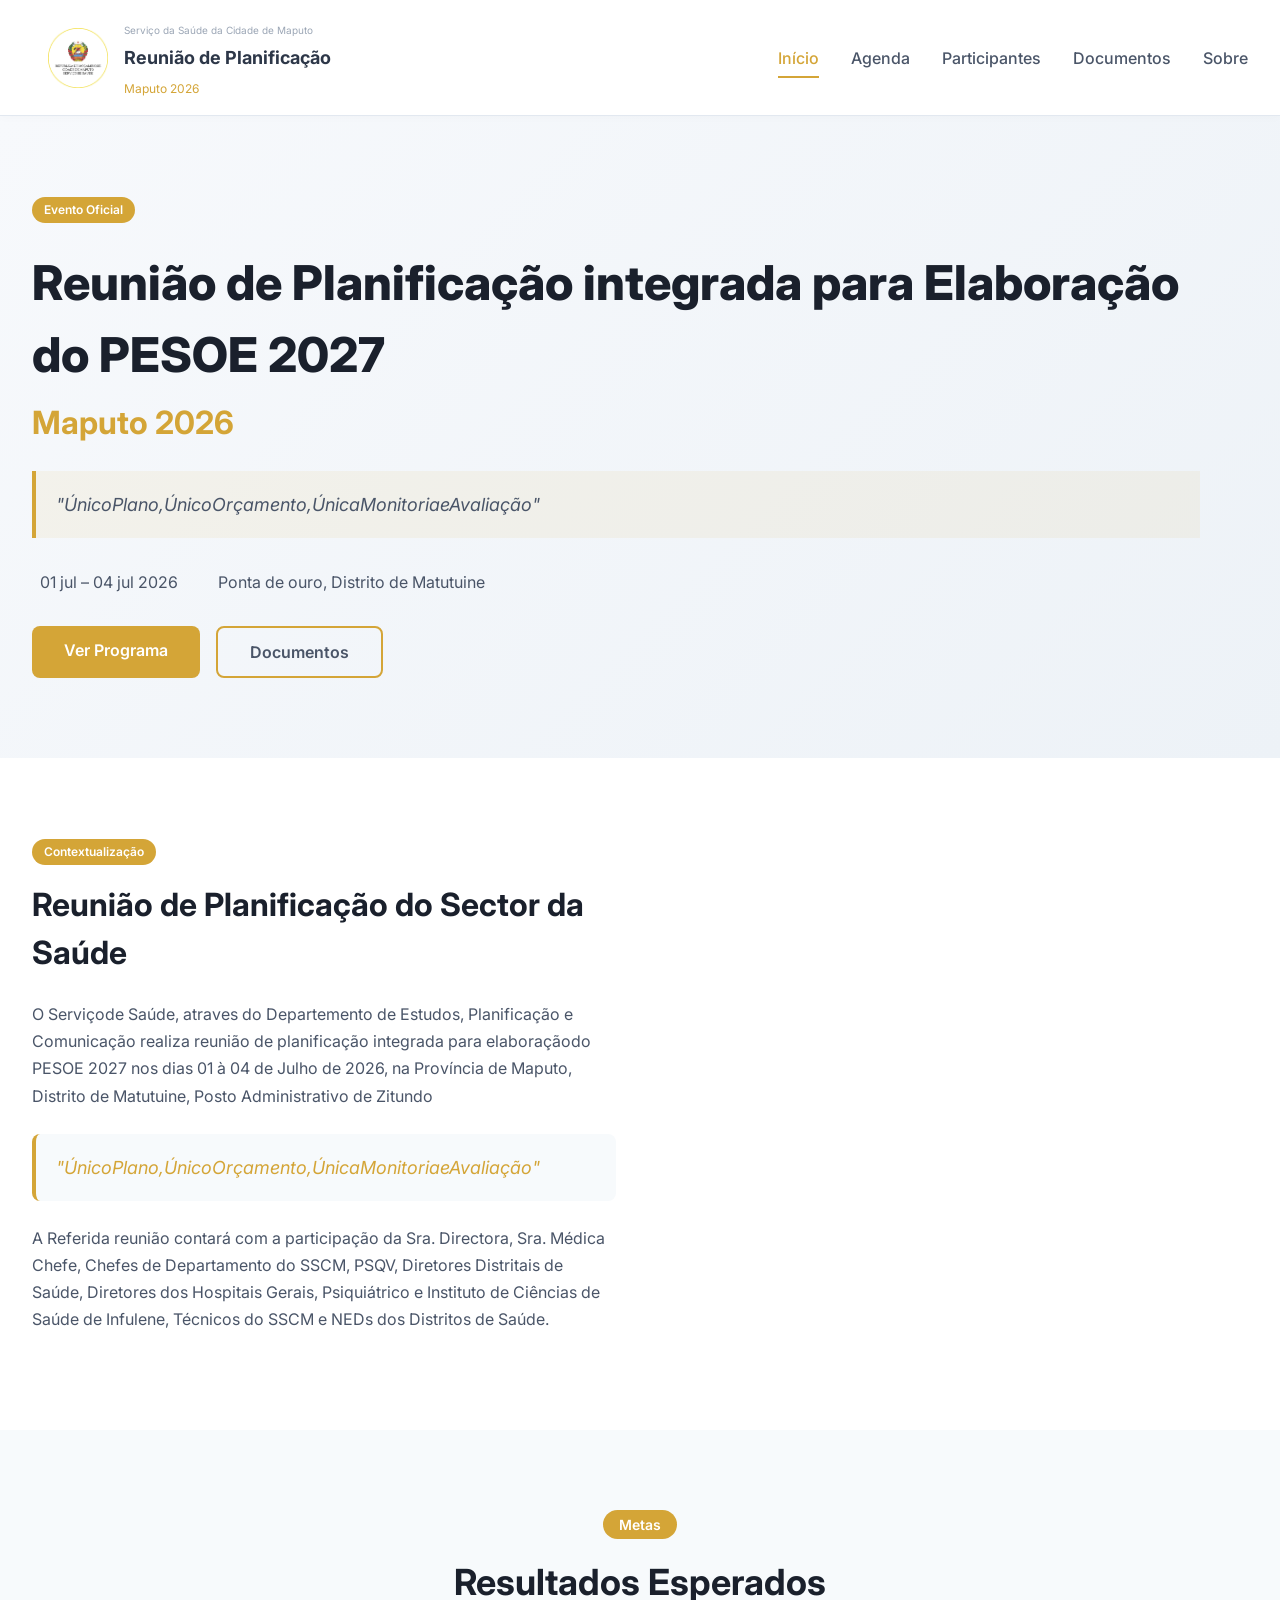
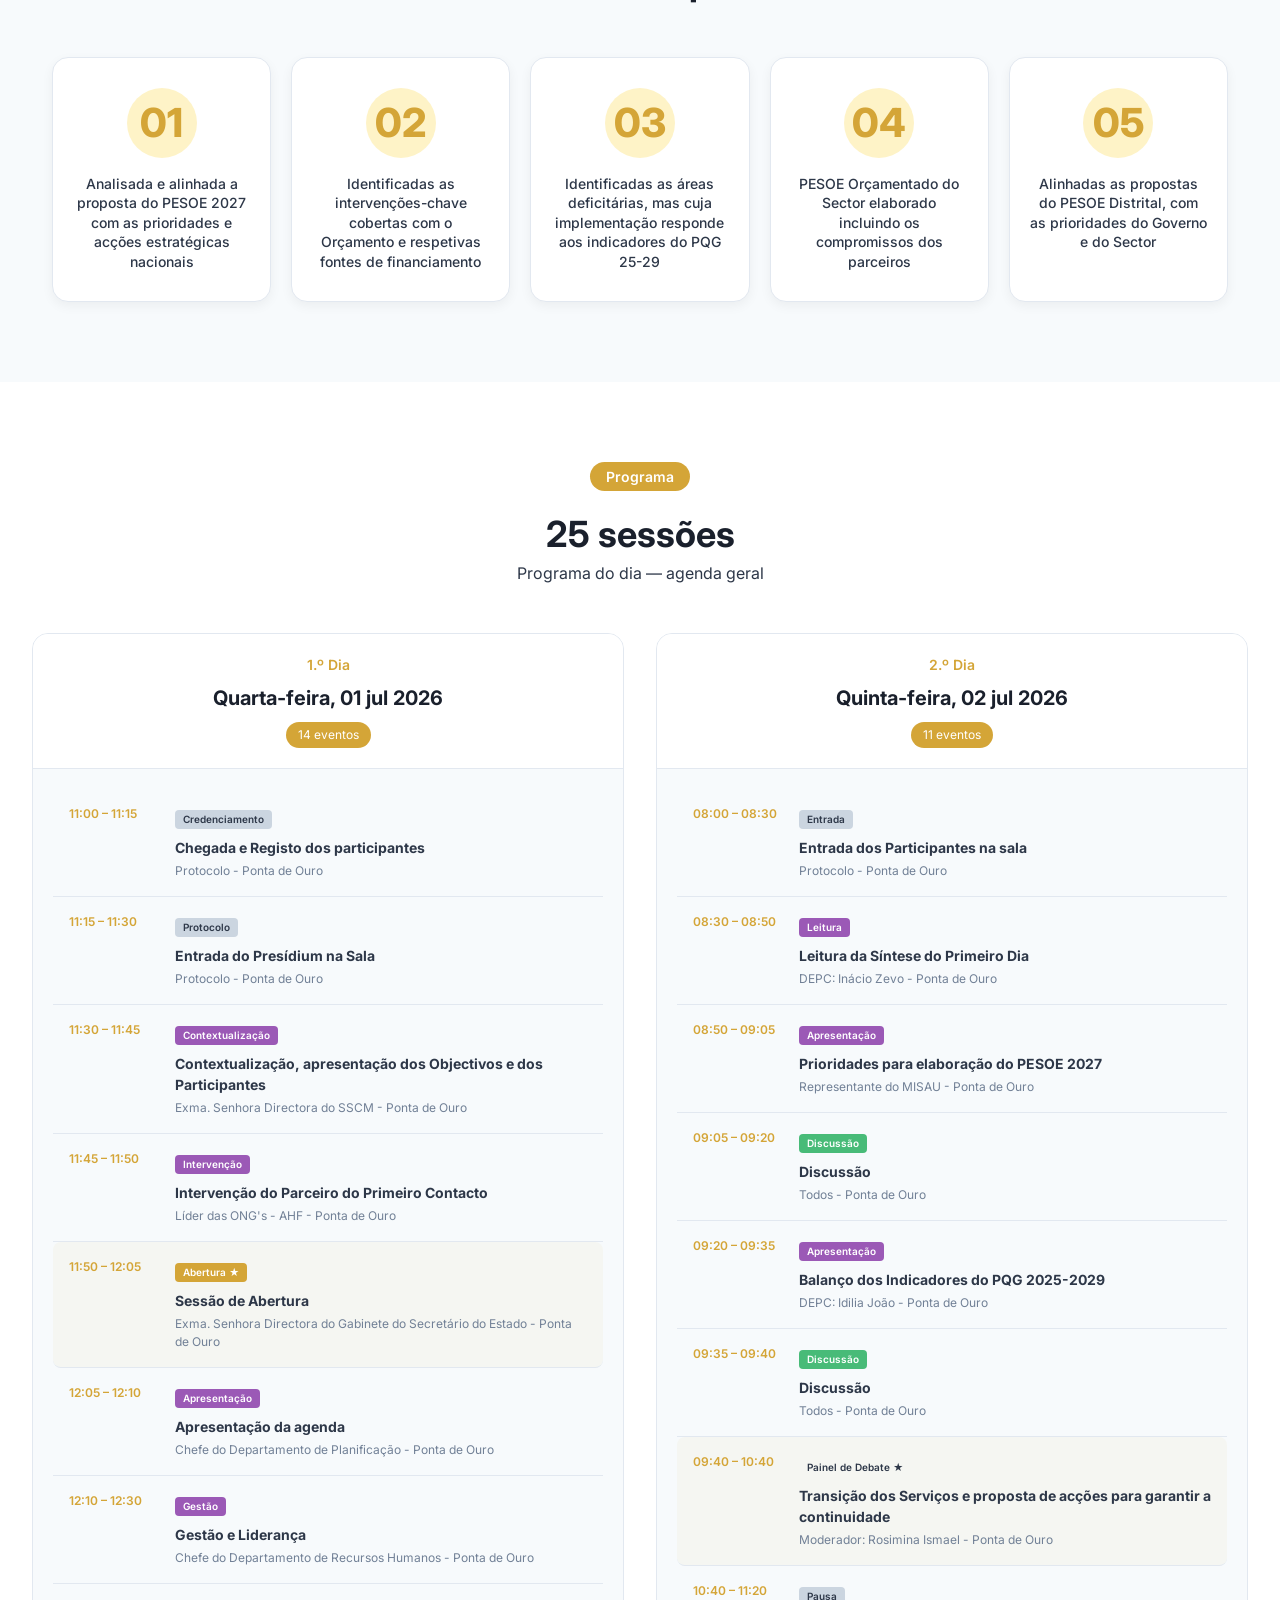
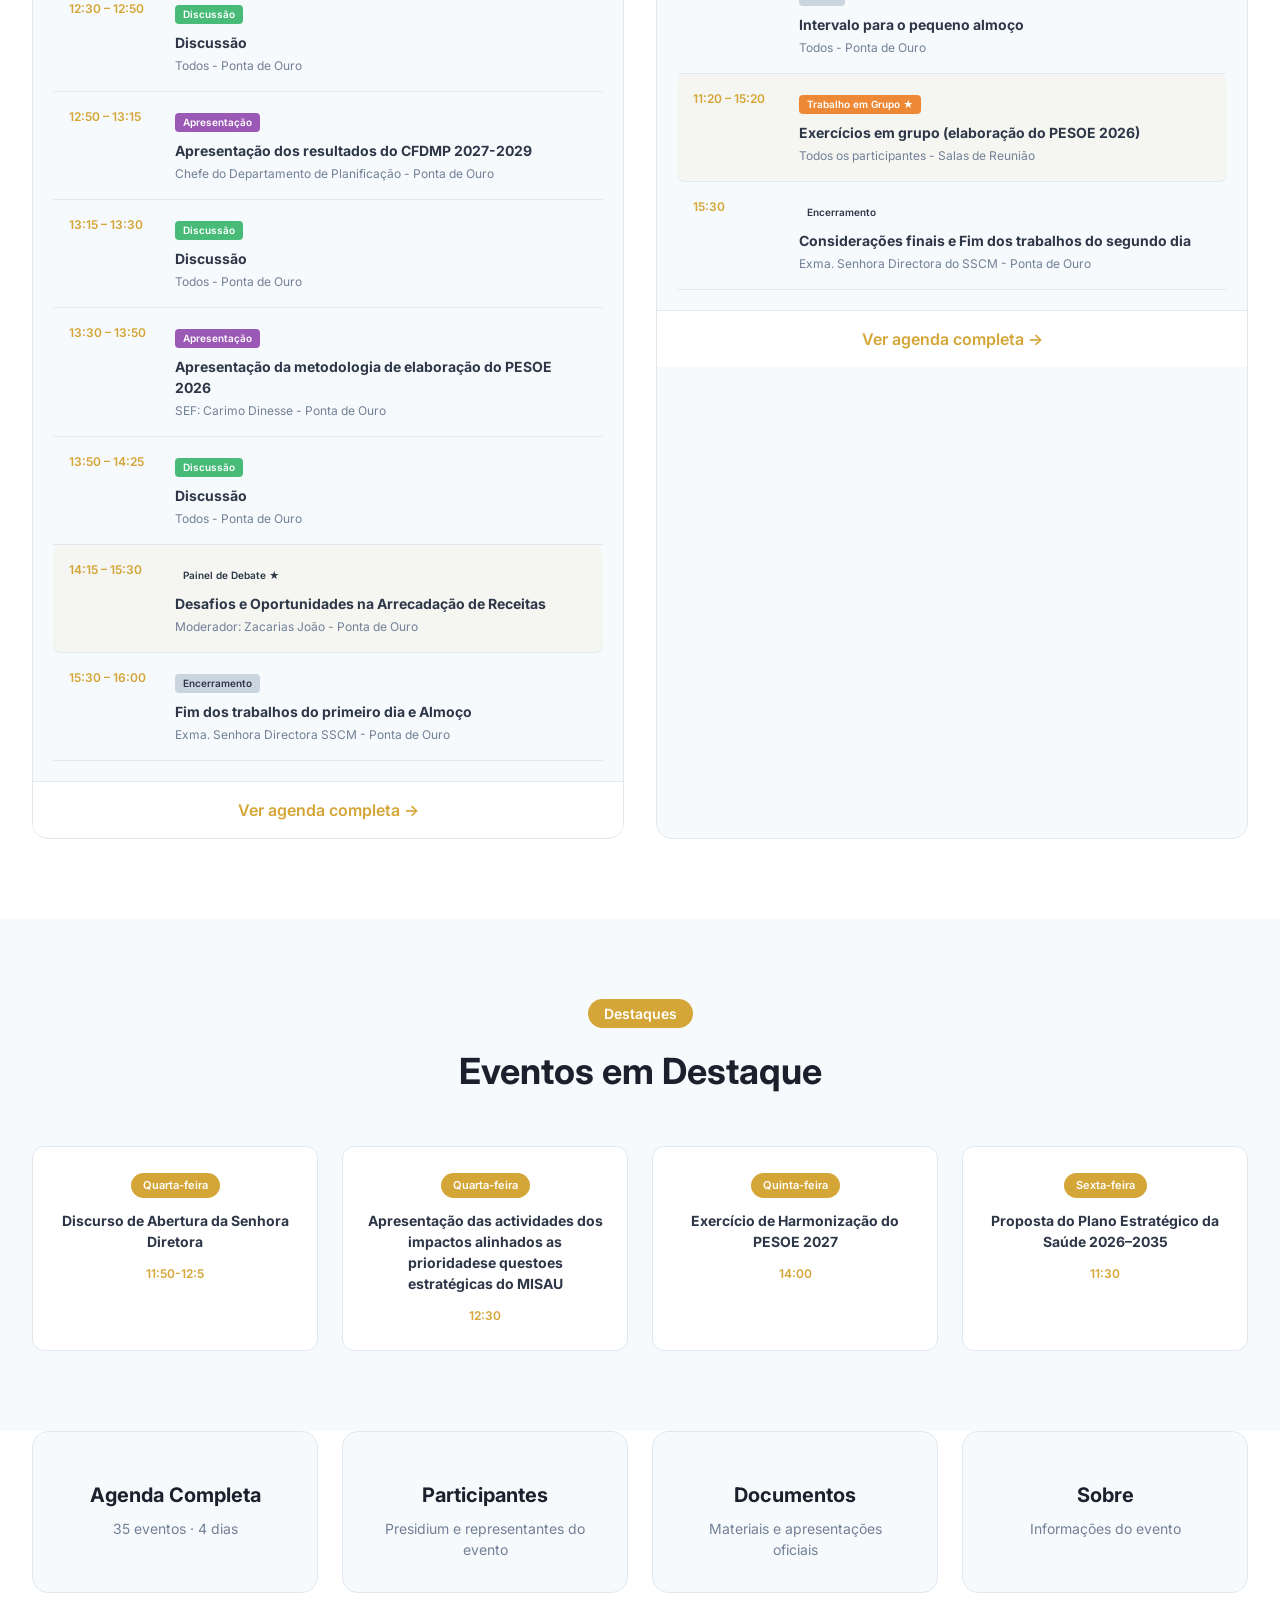
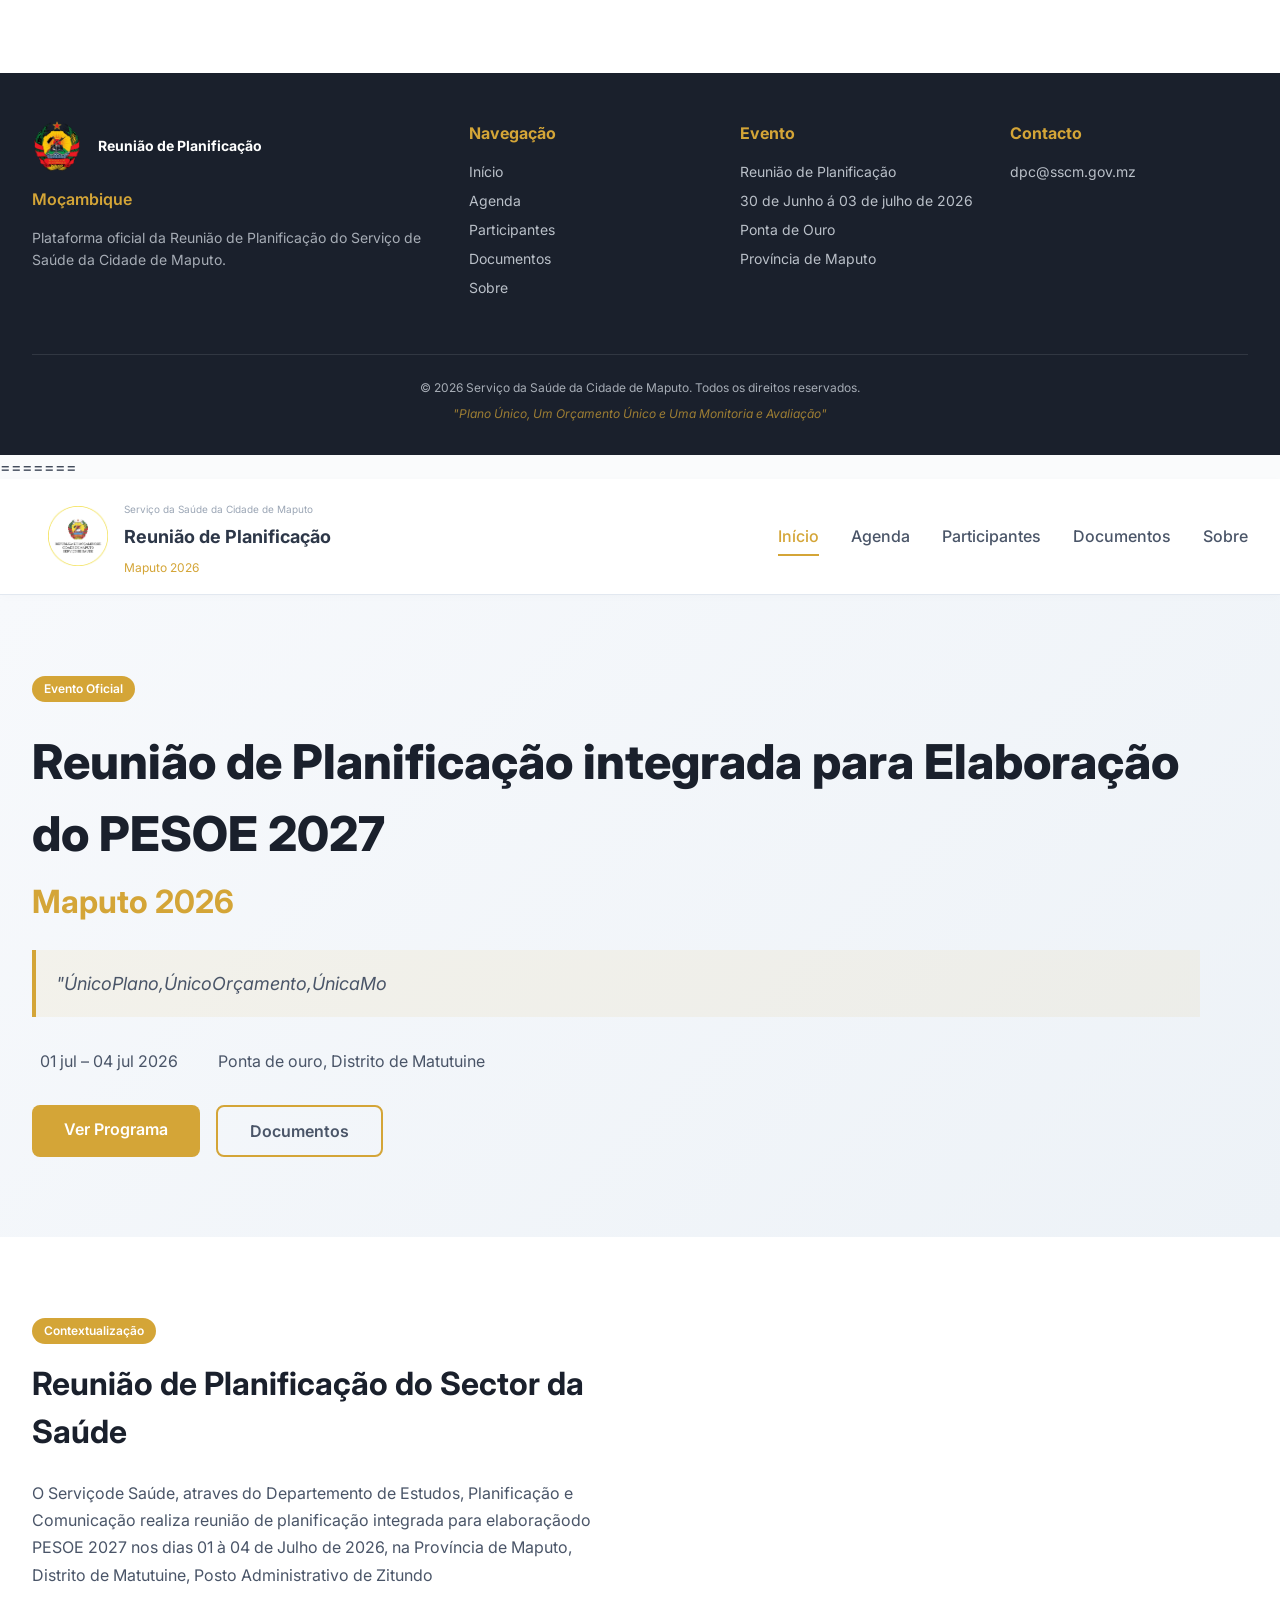
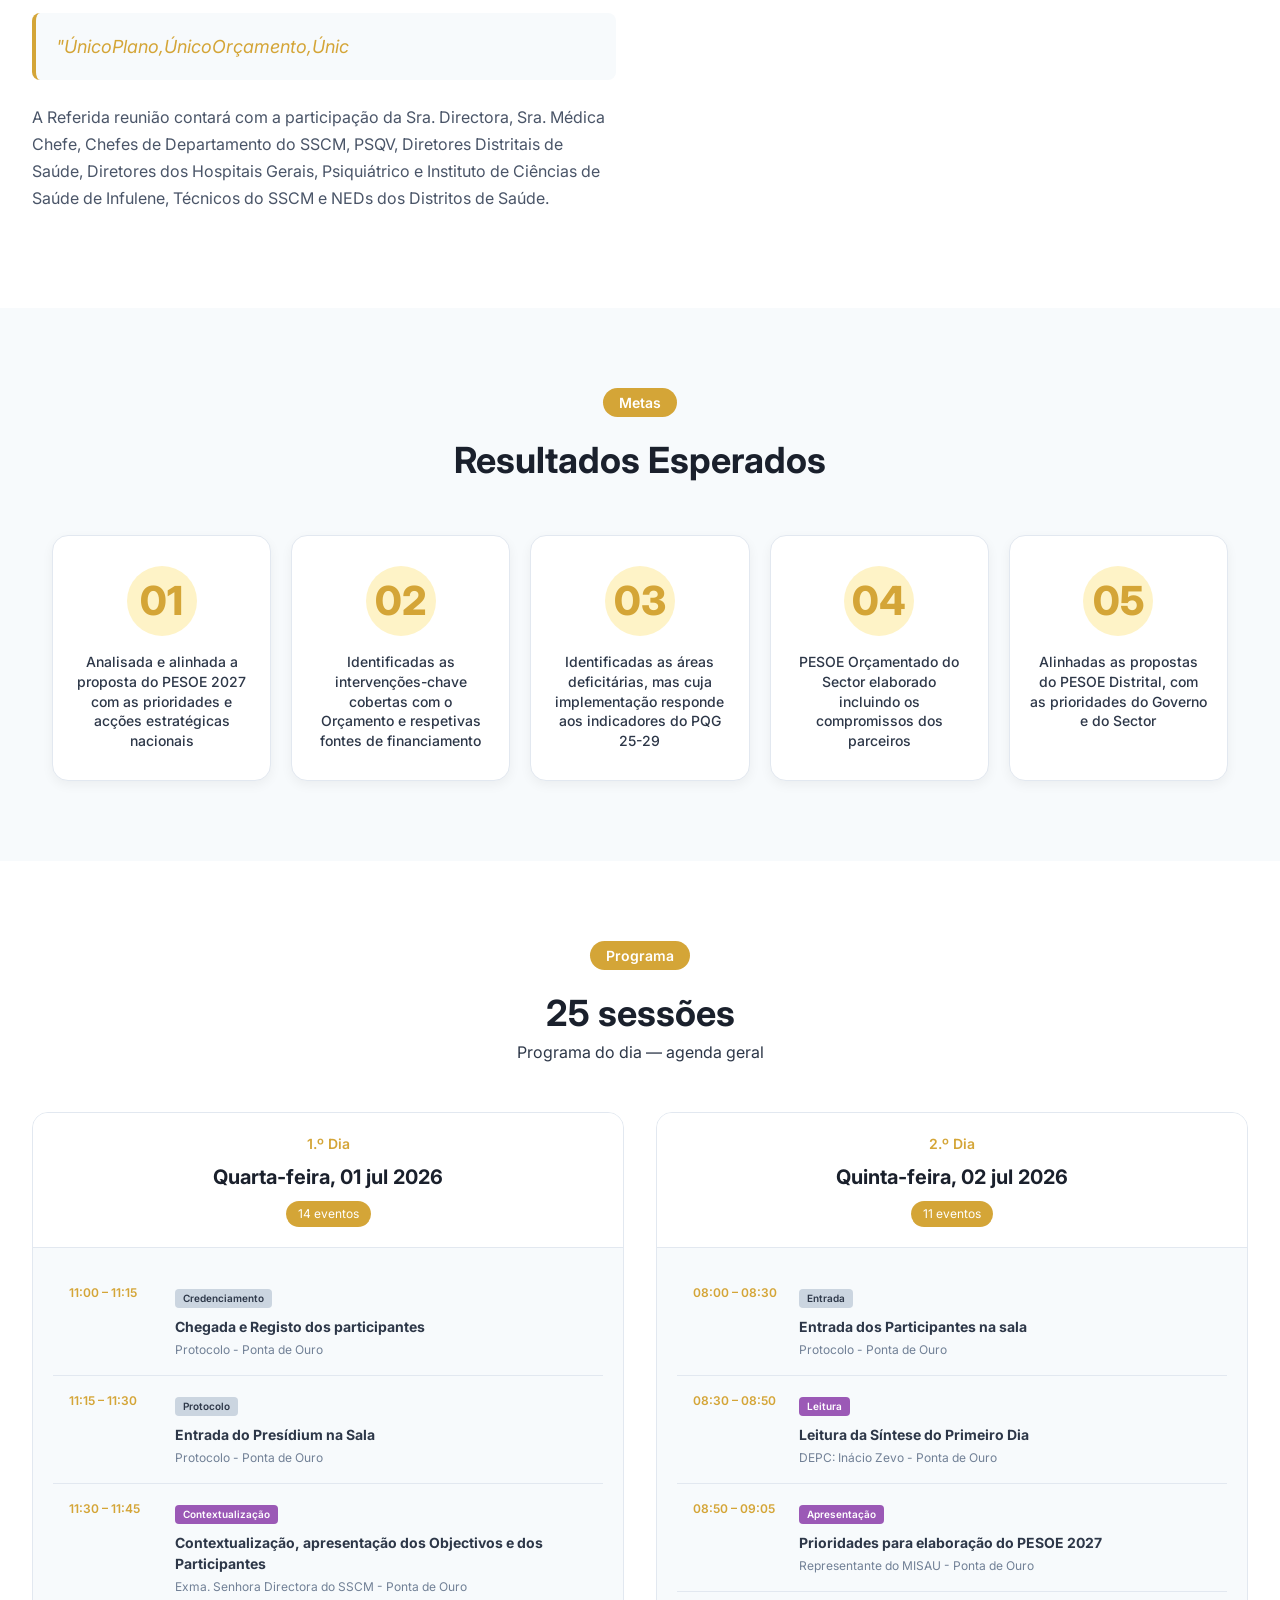
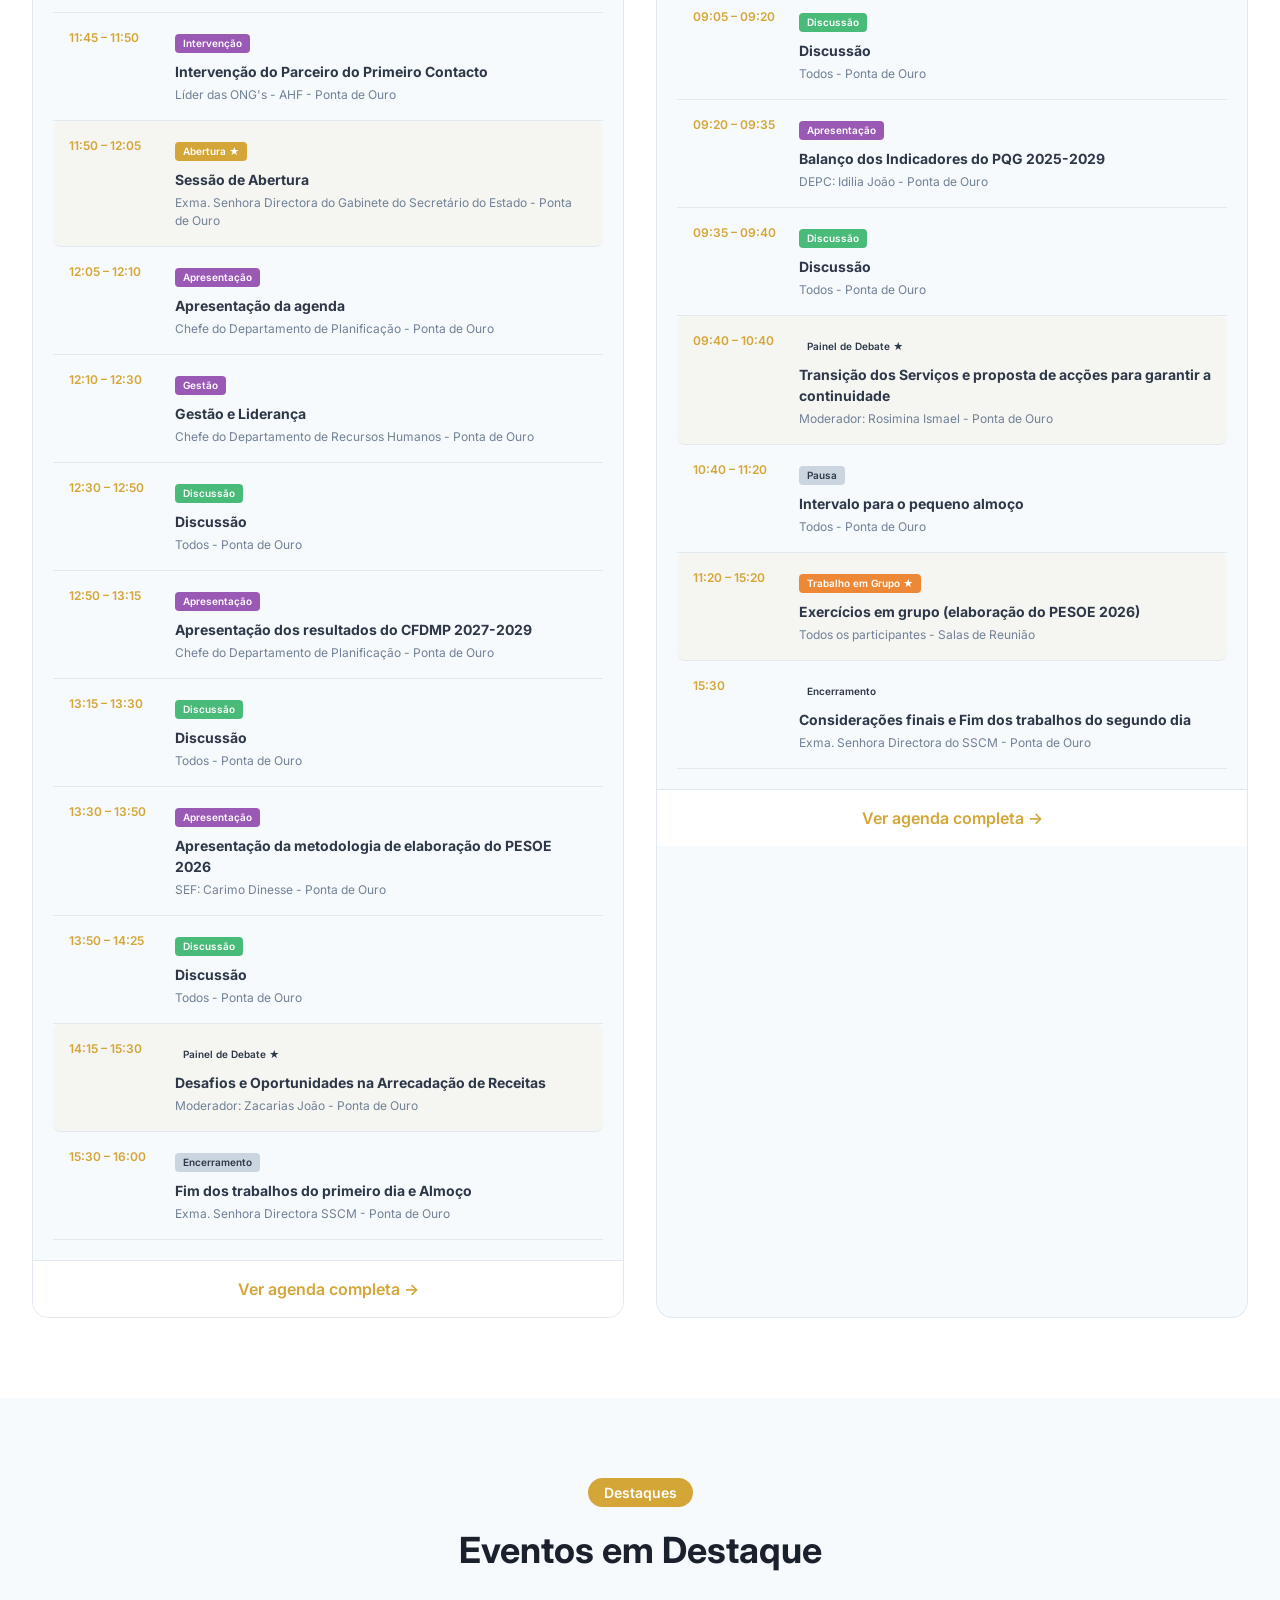
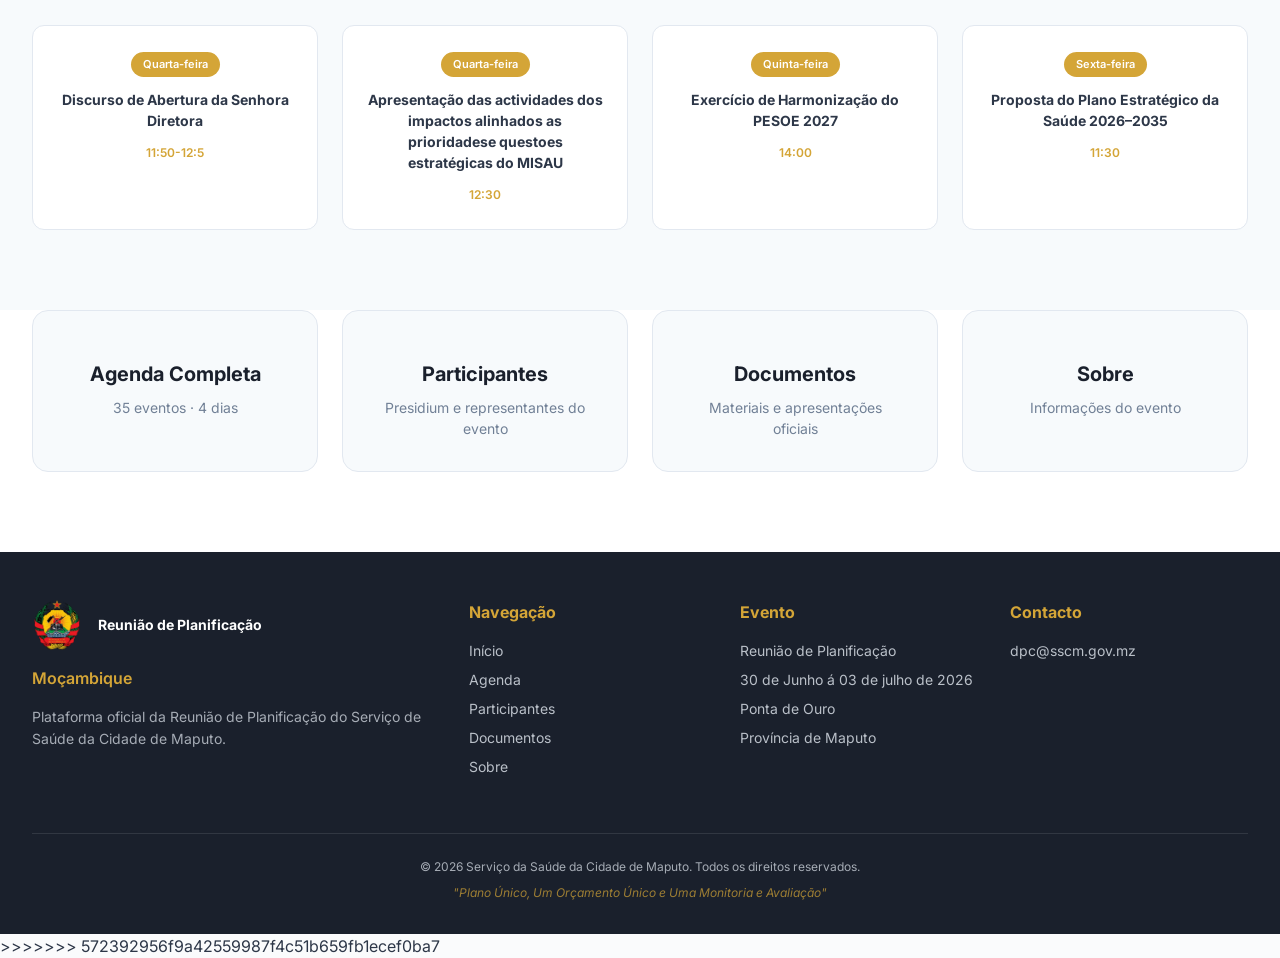
<file: index.html>
<!DOCTYPE html>
<html lang="pt-MZ">
<head>
   
    <meta charset="UTF-8">
    <meta name="viewport" content="width=device-width, initial-scale=1.0">
    <title> Reunião  de Planificação </title>
    <link rel="stylesheet" href="style.css">
    <link href="https://fonts.googleapis.com/css2?family=Inter:wght@300;400;500;600;700;800&display=swap" rel="stylesheet">
</head>
<body>
    <!-- Header -->
    <header class="header">
        <div class="container">
            <div class="logo-area">
                <div class="emblema">
                    
                </div>
                <div class="logo-area">
    <!-- Em vez do SVG, coloque sua imagem -->
    <div class="emblema">
        <img src="assets/images/logo.png" alt="Emblema da República de Moçambique" class="logo-img">
    </div>
    <div class="titulo-logo">
        <span class="pequeno">Serviço da Saúde da Cidade de Maputo</span>
        <h1>Reunião de Planificação</h1>
        <span class="subtitulo"> Maputo 2026</span>
    </div>
</div>
            </div>
            <nav class="nav">
                <button class="mobile-menu-btn" id="mobileMenuBtn">☰</button>
                <ul class="nav-list" id="navList">
                    <li><a href="index.html" class="active">Início</a></li>
                    <li><a href="agenda.html">Agenda</a></li>
                    <li><a href="participantes.html">Participantes</a></li>
                    <li><a href="documentos.html">Documentos</a></li>
                    <li><a href="sobre.html">Sobre</a></li>
                </ul>
            </nav>
        </div>
    </header>

    <!-- Hero Section -->
    <section class="hero">
        <div class="container">
            <div class="hero-content">
                <div class="hero-texto">
                    <span class="hero-tag">Evento Oficial</span>
                    <h2>Reunião de Planificação  integrada para Elaboração  do PESOE 2027</h2>
                    <h3>Maputo 2026</h3>
                    <p class="lema">"Único Plano, Único Orçamento, Única Monitoria e Avaliação "</p>
                    <div class="hero-info">
                        <div class="info-item">
                            <span class="info-icon"></span>
                            <span>01 jul – 04 jul 2026</span>
                        </div>
                        <div class="info-item">
                            <span class="info-icon"></span>
                            <span>Ponta de ouro, Distrito de Matutuine</span>
                        </div>
                    </div>
                    <div class="hero-botoes">
                        <a href="agenda.html" class="btn btn-primary">Ver Programa</a>
                        <a href="documentos.html" class="btn btn-secondary">Documentos</a>
                    </div>
                </div>
            </div>
        </div>
    </section>

    <!-- Contextualização -->
    <section class="contexto">
        <div class="container">
            <div class="contexto-grid">
                <div class="contexto-texto">
                    <span class="section-tag">Contextualização</span>
                    <h2>Reunião de Planificação do Sector da Saúde</h2>
                    <p>O Serviçode Saúde, atraves do Departemento de Estudos, Planificação e Comunicação realiza reunião de planificação integrada para elaboraçãodo PESOE 2027 nos dias 01  à 04 de Julho de 2026, na Província de Maputo, Distrito de Matutuine, Posto Administrativo de Zitundo</p>
                    <blockquote>"Único Plano, Único Orçamento, Única Monitoria e Avaliação"</blockquote>
                    <p>A Referida reunião contará com a participação da Sra. Directora, Sra. Médica Chefe, Chefes de Departamento do SSCM, PSQV, Diretores Distritais de Saúde, Diretores dos Hospitais Gerais, Psiquiátrico e Instituto de Ciências de Saúde de Infulene, Técnicos do SSCM e NEDs dos Distritos de Saúde.</p>
                </div>
                
            </div>
        </div>
    </section>

    <!-- Resultados Esperados -->
    <section class="resultados">
    <div class="container">
        <div class="section-header">
            <span class="section-tag">Metas</span>
            <h2>Resultados Esperados</h2>
        </div>
        <div class="resultados-grid">
            <div class="resultado-card fade-up">
                <div class="resultado-numero">01</div>
                <h3>Analisada e alinhada a proposta do PESOE 2027 com as prioridades e acções estratégicas nacionais</h3>
            </div>
            <div class="resultado-card fade-up delay-1">
                <div class="resultado-numero">02</div>
                <h3>Identificadas as intervenções-chave cobertas com o Orçamento e respetivas fontes de financiamento</h3>
            </div>
            <div class="resultado-card fade-up delay-2">
                <div class="resultado-numero">03</div>
                <h3>Identificadas as áreas deficitárias, mas cuja implementação responde aos indicadores do PQG 25-29</h3>
            </div>
            <div class="resultado-card fade-up delay-3">
                <div class="resultado-numero">04</div>
                <h3>PESOE Orçamentado do Sector elaborado incluindo os compromissos dos parceiros</h3>
            </div>
            <div class="resultado-card fade-up delay-4">
                <div class="resultado-numero">05</div>
                <h3>Alinhadas as propostas do PESOE Distrital, com as prioridades do Governo e do Sector</h3>
            </div>
        </div>
    </div>
</section>

    <!-- Programa Resumo -->
   <section class="programa-resumo">
    <div class="container">
        <div class="section-header">
            <span class="section-tag">Programa</span>
            <h2>25 sessões</h2>
            <p>Programa do dia — agenda geral</p>
        </div>
        <div class="dias-programa">
            <!-- DIA 1 - 30 de Junho -->
            <div class="dia-card">
                <div class="dia-header">
                    <span class="dia-semana">1.º Dia</span>
                    <span class="dia-data">Quarta-feira, 01 jul 2026</span>
                    <span class="dia-eventos">14 eventos</span>
                </div>
                <div class="eventos-lista">
                    <div class="evento-item">
                        <time>11:00 – 11:15</time>
                        <div class="evento-info">
                            <span class="evento-tipo logistica">Credenciamento</span>
                            <h4>Chegada e Registo dos participantes</h4>
                            <p>Protocolo - Ponta de Ouro</p>
                        </div>
                    </div>
                    <div class="evento-item">
                        <time>11:15 – 11:30</time>
                        <div class="evento-info">
                            <span class="evento-tipo logistica">Protocolo</span>
                            <h4>Entrada do Presídium na Sala</h4>
                            <p>Protocolo - Ponta de Ouro</p>
                        </div>
                    </div>
                    <div class="evento-item">
                        <time>11:30 – 11:45</time>
                        <div class="evento-info">
                            <span class="evento-tipo plenaria">Contextualização</span>
                            <h4>Contextualização, apresentação dos Objectivos e dos Participantes</h4>
                            <p>Exma. Senhora Directora do SSCM - Ponta de Ouro</p>
                        </div>
                    </div>
                    <div class="evento-item">
                        <time>11:45 – 11:50</time>
                        <div class="evento-info">
                            <span class="evento-tipo plenaria">Intervenção</span>
                            <h4>Intervenção do Parceiro do Primeiro Contacto</h4>
                            <p>Líder das ONG's - AHF - Ponta de Ouro</p>
                        </div>
                    </div>
                    <div class="evento-item destaque">
                        <time>11:50 – 12:05</time>
                        <div class="evento-info">
                            <span class="evento-tipo abertura">Abertura ★</span>
                            <h4>Sessão de Abertura</h4>
                            <p>Exma. Senhora Directora do Gabinete do Secretário do Estado - Ponta de Ouro</p>
                        </div>
                    </div>
                    <div class="evento-item">
                        <time>12:05 – 12:10</time>
                        <div class="evento-info">
                            <span class="evento-tipo plenaria">Apresentação</span>
                            <h4>Apresentação da agenda</h4>
                            <p>Chefe do Departamento de Planificação - Ponta de Ouro</p>
                        </div>
                    </div>
                    <div class="evento-item">
                        <time>12:10 – 12:30</time>
                        <div class="evento-info">
                            <span class="evento-tipo plenaria">Gestão</span>
                            <h4>Gestão e Liderança</h4>
                            <p>Chefe do Departamento de Recursos Humanos - Ponta de Ouro</p>
                        </div>
                    </div>
                    <div class="evento-item">
                        <time>12:30 – 12:50</time>
                        <div class="evento-info">
                            <span class="evento-tipo discussao">Discussão</span>
                            <h4>Discussão</h4>
                            <p>Todos - Ponta de Ouro</p>
                        </div>
                    </div>
                    <div class="evento-item">
                        <time>12:50 – 13:15</time>
                        <div class="evento-info">
                            <span class="evento-tipo plenaria">Apresentação</span>
                            <h4>Apresentação dos resultados do CFDMP 2027-2029</h4>
                            <p>Chefe do Departamento de Planificação - Ponta de Ouro</p>
                        </div>
                    </div>
                    <div class="evento-item">
                        <time>13:15 – 13:30</time>
                        <div class="evento-info">
                            <span class="evento-tipo discussao">Discussão</span>
                            <h4>Discussão</h4>
                            <p>Todos - Ponta de Ouro</p>
                        </div>
                    </div>
                    <div class="evento-item">
                        <time>13:30 – 13:50</time>
                        <div class="evento-info">
                            <span class="evento-tipo plenaria">Apresentação</span>
                            <h4>Apresentação da metodologia de elaboração do PESOE 2026</h4>
                            <p>SEF: Carimo Dinesse - Ponta de Ouro</p>
                        </div>
                    </div>
                    <div class="evento-item">
                        <time>13:50 – 14:25</time>
                        <div class="evento-info">
                            <span class="evento-tipo discussao">Discussão</span>
                            <h4>Discussão</h4>
                            <p>Todos - Ponta de Ouro</p>
                        </div>
                    </div>
                    <div class="evento-item destaque">
                        <time>14:15 – 15:30</time>
                        <div class="evento-info">
                            <span class="evento-tipo debate">Painel de Debate ★</span>
                            <h4>Desafios e Oportunidades na Arrecadação de Receitas</h4>
                            <p>Moderador: Zacarias João - Ponta de Ouro</p>
                        </div>
                    </div>
                    <div class="evento-item">
                        <time>15:30 – 16:00</time>
                        <div class="evento-info">
                            <span class="evento-tipo logistica">Encerramento</span>
                            <h4>Fim dos trabalhos do primeiro dia e Almoço</h4>
                            <p>Exma. Senhora Directora SSCM - Ponta de Ouro</p>
                        </div>
                    </div>
                </div>
                <a href="agenda.html" class="ver-todos">Ver agenda completa →</a>
            </div>

            <!-- DIA 2 - 01 de Julho -->
            <div class="dia-card">
                <div class="dia-header">
                    <span class="dia-semana">2.º Dia</span>
                    <span class="dia-data">Quinta-feira, 02 jul 2026</span>
                    <span class="dia-eventos">11 eventos</span>
                </div>
                <div class="eventos-lista">
                    <div class="evento-item">
                        <time>08:00 – 08:30</time>
                        <div class="evento-info">
                            <span class="evento-tipo logistica">Entrada</span>
                            <h4>Entrada dos Participantes na sala</h4>
                            <p>Protocolo - Ponta de Ouro</p>
                        </div>
                    </div>
                    <div class="evento-item">
                        <time>08:30 – 08:50</time>
                        <div class="evento-info">
                            <span class="evento-tipo plenaria">Leitura</span>
                            <h4>Leitura da Síntese do Primeiro Dia</h4>
                            <p>DEPC: Inácio Zevo - Ponta de Ouro</p>
                        </div>
                    </div>
                    <div class="evento-item">
                        <time>08:50 – 09:05</time>
                        <div class="evento-info">
                            <span class="evento-tipo plenaria">Apresentação</span>
                            <h4>Prioridades para elaboração do PESOE 2027</h4>
                            <p>Representante do MISAU - Ponta de Ouro</p>
                        </div>
                    </div>
                    <div class="evento-item">
                        <time>09:05 – 09:20</time>
                        <div class="evento-info">
                            <span class="evento-tipo discussao">Discussão</span>
                            <h4>Discussão</h4>
                            <p>Todos - Ponta de Ouro</p>
                        </div>
                    </div>
                    <div class="evento-item">
                        <time>09:20 – 09:35</time>
                        <div class="evento-info">
                            <span class="evento-tipo plenaria">Apresentação</span>
                            <h4>Balanço dos Indicadores do PQG 2025-2029</h4>
                            <p>DEPC: Idilia João - Ponta de Ouro</p>
                        </div>
                    </div>
                    <div class="evento-item">
                        <time>09:35 – 09:40</time>
                        <div class="evento-info">
                            <span class="evento-tipo discussao">Discussão</span>
                            <h4>Discussão</h4>
                            <p>Todos - Ponta de Ouro</p>
                        </div>
                    </div>
                    <div class="evento-item destaque">
                        <time>09:40 – 10:40</time>
                        <div class="evento-info">
                            <span class="evento-tipo debate">Painel de Debate ★</span>
                            <h4>Transição dos Serviços e proposta de acções para garantir a continuidade</h4>
                            <p>Moderador: Rosimina Ismael - Ponta de Ouro</p>
                        </div>
                    </div>
                    <div class="evento-item">
                        <time>10:40 – 11:20</time>
                        <div class="evento-info">
                            <span class="evento-tipo logistica">Pausa</span>
                            <h4>Intervalo para o pequeno almoço</h4>
                            <p>Todos - Ponta de Ouro</p>
                        </div>
                    </div>
                    <div class="evento-item destaque">
                        <time>11:20 – 15:20</time>
                        <div class="evento-info">
                            <span class="evento-tipo grupo">Trabalho em Grupo ★</span>
                            <h4>Exercícios em grupo (elaboração do PESOE 2026)</h4>
                            <p>Todos os participantes - Salas de Reunião</p>
                        </div>
                    </div>
                    <div class="evento-item">
                        <time>15:30</time>
                        <div class="evento-info">
                            <span class="evento-tipo encerramento">Encerramento</span>
                            <h4>Considerações finais e Fim dos trabalhos do segundo dia</h4>
                            <p>Exma. Senhora Directora do SSCM - Ponta de Ouro</p>
                        </div>
                    </div>
                </div>
                <a href="agenda.html" class="ver-todos">Ver agenda completa →</a>
            </div>
        </div>
    </div>
</section>
    <!-- Eventos em Destaque -->
    <section class="destaques">
        <div class="container">
            <div class="section-header">
                <span class="section-tag">Destaques</span>
                <h2>Eventos em Destaque</h2>
            </div>
            <div class="destaques-grid">
                <div class="destaque-card">
                    <span class="destaque-dia">Quarta-feira</span>
                    <h4>Discurso de Abertura da Senhora Diretora </h4>
                    <time>11:50-12:5</time>
                </div>
                <div class="destaque-card">
                    <span class="destaque-dia">Quarta-feira</span>
                    <h4>Apresentação das actividades dos impactos alinhados as prioridadese questoes estratégicas do MISAU  </h4>
                    <time>12:30</time>
                </div>
                <div class="destaque-card">
                    <span class="destaque-dia">Quinta-feira</span>
                    <h4>Exercício de Harmonização do PESOE 2027</h4>
                    <time>14:00</time>
                </div>
               
                <div class="destaque-card">
                    <span class="destaque-dia">Sexta-feira</span>
                    <h4>Proposta do Plano Estratégico da Saúde 2026–2035</h4>
                    <time>11:30</time>
                </div>
            </div>
        </div>
    </section>

    <!-- Acesso Rápido -->
    <section class="acesso-rapido">
        <div class="container">
            <div class="acesso-grid">
                <a href="agenda.html" class="acesso-card">
                    <span class="acesso-icon"></span>
                    <h3>Agenda Completa</h3>
                    <p>35 eventos · 4 dias</p>
                </a>
                <a href="participantes.html" class="acesso-card">
                    <span class="acesso-icon"></span>
                    <h3>Participantes</h3>
                    <p>Presidium e representantes do evento</p>
                </a>
                <a href="documentos.html" class="acesso-card">
                    <span class="acesso-icon"></span>
                    <h3>Documentos</h3>
                    <p>Materiais e apresentações oficiais</p>
                </a>
                <a href="sobre.html" class="acesso-card">
                    <span class="acesso-icon"></span>
                    <h3>Sobre</h3>
                    <p>Informações do evento</p>
                </a>
            </div>
        </div>
    </section>

    <!-- Footer -->
    <footer class="footer">
    <div class="container">
        <div class="footer-content">
            <div class="footer-info">
                <div class="footer-logo">
                    <!-- Apenas sua imagem, sem o SVG -->
                    <img src="assets/images/logos.png" alt="Emblema da República de Moçambique" class="logo-footer">
                    <div>
                      <h3>Reunião de Planificação</h3>
                    </div>
                </div>
                <p class="footer-pais">Moçambique</p>
                <p class="footer-desc">Plataforma oficial da  Reunião de Planificação do Serviço de Saúde da Cidade de Maputo.</p>
            </div>
            <div class="footer-links">
                <div>
                    <h4>Navegação</h4>
                    <ul>
                        <li><a href="index.html">Início</a></li>
                        <li><a href="agenda.html">Agenda</a></li>
                        <li><a href="participantes.html">Participantes</a></li>
                        <li><a href="documentos.html">Documentos</a></li>
                        <li><a href="sobre.html">Sobre</a></li>
                    </ul>
                </div>
                <div>
                    <h4>Evento</h4>
                    <ul>
                        <li>Reunião de Planificação</li>
                        <li>30 de Junho á 03 de julho de  2026</li>
                        <li>Ponta de Ouro</li>
                        <li>Província de Maputo</li>
                    </ul>
                </div>
                <div>
                    <h4>Contacto</h4>
                    <ul>
                        <li><a href="mailto:dci@misau.gov.mz">dpc@sscm.gov.mz</a></li>
                    </ul>
                </div>
            </div>
        </div>
        <div class="footer-bottom">
            <p>© 2026 Serviço da Saúde da Cidade  de Maputo. Todos os direitos reservados.</p>
            <p class="lema-footer">"Plano Único, Um Orçamento Único e Uma Monitoria e Avaliação"</p>
        </div>
    </div>
</footer>

    <script src="script.js"></script>
</body>
</html>
=======
<!DOCTYPE html>
<html lang="pt-MZ">
<head>
   
    <meta charset="UTF-8">
    <meta name="viewport" content="width=device-width, initial-scale=1.0">
    <title> Reunião  de Planificação </title>
    <link rel="stylesheet" href="style.css">
    <link href="https://fonts.googleapis.com/css2?family=Inter:wght@300;400;500;600;700;800&display=swap" rel="stylesheet">
</head>
<body>
    <!-- Header -->
    <header class="header">
        <div class="container">
            <div class="logo-area">
                <div class="emblema">
                    
                </div>
                <div class="logo-area">
    <!-- Em vez do SVG, coloque sua imagem -->
    <div class="emblema">
        <img src="assets/images/logo.png" alt="Emblema da República de Moçambique" class="logo-img">
    </div>
    <div class="titulo-logo">
        <span class="pequeno">Serviço da Saúde da Cidade de Maputo</span>
        <h1>Reunião de Planificação</h1>
        <span class="subtitulo"> Maputo 2026</span>
    </div>
</div>
            </div>
            <nav class="nav">
                <button class="mobile-menu-btn" id="mobileMenuBtn">☰</button>
                <ul class="nav-list" id="navList">
                    <li><a href="index.html" class="active">Início</a></li>
                    <li><a href="agenda.html">Agenda</a></li>
                    <li><a href="participantes.html">Participantes</a></li>
                    <li><a href="documentos.html">Documentos</a></li>
                    <li><a href="sobre.html">Sobre</a></li>
                </ul>
            </nav>
        </div>
    </header>

    <!-- Hero Section -->
    <section class="hero">
        <div class="container">
            <div class="hero-content">
                <div class="hero-texto">
                    <span class="hero-tag">Evento Oficial</span>
                    <h2>Reunião de Planificação  integrada para Elaboração  do PESOE 2027</h2>
                    <h3>Maputo 2026</h3>
                    <p class="lema">"Único Plano, Único Orçamento, Única Monitoria e Avaliação "</p>
                    <div class="hero-info">
                        <div class="info-item">
                            <span class="info-icon"></span>
                            <span>01 jul – 04 jul 2026</span>
                        </div>
                        <div class="info-item">
                            <span class="info-icon"></span>
                            <span>Ponta de ouro, Distrito de Matutuine</span>
                        </div>
                    </div>
                    <div class="hero-botoes">
                        <a href="agenda.html" class="btn btn-primary">Ver Programa</a>
                        <a href="documentos.html" class="btn btn-secondary">Documentos</a>
                    </div>
                </div>
            </div>
        </div>
    </section>

    <!-- Contextualização -->
    <section class="contexto">
        <div class="container">
            <div class="contexto-grid">
                <div class="contexto-texto">
                    <span class="section-tag">Contextualização</span>
                    <h2>Reunião de Planificação do Sector da Saúde</h2>
                    <p>O Serviçode Saúde, atraves do Departemento de Estudos, Planificação e Comunicação realiza reunião de planificação integrada para elaboraçãodo PESOE 2027 nos dias 01  à 04 de Julho de 2026, na Província de Maputo, Distrito de Matutuine, Posto Administrativo de Zitundo</p>
                    <blockquote>"Único Plano, Único Orçamento, Única Monitoria e Avaliação"</blockquote>
                    <p>A Referida reunião contará com a participação da Sra. Directora, Sra. Médica Chefe, Chefes de Departamento do SSCM, PSQV, Diretores Distritais de Saúde, Diretores dos Hospitais Gerais, Psiquiátrico e Instituto de Ciências de Saúde de Infulene, Técnicos do SSCM e NEDs dos Distritos de Saúde.</p>
                </div>
                
            </div>
        </div>
    </section>

    <!-- Resultados Esperados -->
    <section class="resultados">
    <div class="container">
        <div class="section-header">
            <span class="section-tag">Metas</span>
            <h2>Resultados Esperados</h2>
        </div>
        <div class="resultados-grid">
            <div class="resultado-card fade-up">
                <div class="resultado-numero">01</div>
                <h3>Analisada e alinhada a proposta do PESOE 2027 com as prioridades e acções estratégicas nacionais</h3>
            </div>
            <div class="resultado-card fade-up delay-1">
                <div class="resultado-numero">02</div>
                <h3>Identificadas as intervenções-chave cobertas com o Orçamento e respetivas fontes de financiamento</h3>
            </div>
            <div class="resultado-card fade-up delay-2">
                <div class="resultado-numero">03</div>
                <h3>Identificadas as áreas deficitárias, mas cuja implementação responde aos indicadores do PQG 25-29</h3>
            </div>
            <div class="resultado-card fade-up delay-3">
                <div class="resultado-numero">04</div>
                <h3>PESOE Orçamentado do Sector elaborado incluindo os compromissos dos parceiros</h3>
            </div>
            <div class="resultado-card fade-up delay-4">
                <div class="resultado-numero">05</div>
                <h3>Alinhadas as propostas do PESOE Distrital, com as prioridades do Governo e do Sector</h3>
            </div>
        </div>
    </div>
</section>

    <!-- Programa Resumo -->
   <section class="programa-resumo">
    <div class="container">
        <div class="section-header">
            <span class="section-tag">Programa</span>
            <h2>25 sessões</h2>
            <p>Programa do dia — agenda geral</p>
        </div>
        <div class="dias-programa">
            <!-- DIA 1 - 30 de Junho -->
            <div class="dia-card">
                <div class="dia-header">
                    <span class="dia-semana">1.º Dia</span>
                    <span class="dia-data">Quarta-feira, 01 jul 2026</span>
                    <span class="dia-eventos">14 eventos</span>
                </div>
                <div class="eventos-lista">
                    <div class="evento-item">
                        <time>11:00 – 11:15</time>
                        <div class="evento-info">
                            <span class="evento-tipo logistica">Credenciamento</span>
                            <h4>Chegada e Registo dos participantes</h4>
                            <p>Protocolo - Ponta de Ouro</p>
                        </div>
                    </div>
                    <div class="evento-item">
                        <time>11:15 – 11:30</time>
                        <div class="evento-info">
                            <span class="evento-tipo logistica">Protocolo</span>
                            <h4>Entrada do Presídium na Sala</h4>
                            <p>Protocolo - Ponta de Ouro</p>
                        </div>
                    </div>
                    <div class="evento-item">
                        <time>11:30 – 11:45</time>
                        <div class="evento-info">
                            <span class="evento-tipo plenaria">Contextualização</span>
                            <h4>Contextualização, apresentação dos Objectivos e dos Participantes</h4>
                            <p>Exma. Senhora Directora do SSCM - Ponta de Ouro</p>
                        </div>
                    </div>
                    <div class="evento-item">
                        <time>11:45 – 11:50</time>
                        <div class="evento-info">
                            <span class="evento-tipo plenaria">Intervenção</span>
                            <h4>Intervenção do Parceiro do Primeiro Contacto</h4>
                            <p>Líder das ONG's - AHF - Ponta de Ouro</p>
                        </div>
                    </div>
                    <div class="evento-item destaque">
                        <time>11:50 – 12:05</time>
                        <div class="evento-info">
                            <span class="evento-tipo abertura">Abertura ★</span>
                            <h4>Sessão de Abertura</h4>
                            <p>Exma. Senhora Directora do Gabinete do Secretário do Estado - Ponta de Ouro</p>
                        </div>
                    </div>
                    <div class="evento-item">
                        <time>12:05 – 12:10</time>
                        <div class="evento-info">
                            <span class="evento-tipo plenaria">Apresentação</span>
                            <h4>Apresentação da agenda</h4>
                            <p>Chefe do Departamento de Planificação - Ponta de Ouro</p>
                        </div>
                    </div>
                    <div class="evento-item">
                        <time>12:10 – 12:30</time>
                        <div class="evento-info">
                            <span class="evento-tipo plenaria">Gestão</span>
                            <h4>Gestão e Liderança</h4>
                            <p>Chefe do Departamento de Recursos Humanos - Ponta de Ouro</p>
                        </div>
                    </div>
                    <div class="evento-item">
                        <time>12:30 – 12:50</time>
                        <div class="evento-info">
                            <span class="evento-tipo discussao">Discussão</span>
                            <h4>Discussão</h4>
                            <p>Todos - Ponta de Ouro</p>
                        </div>
                    </div>
                    <div class="evento-item">
                        <time>12:50 – 13:15</time>
                        <div class="evento-info">
                            <span class="evento-tipo plenaria">Apresentação</span>
                            <h4>Apresentação dos resultados do CFDMP 2027-2029</h4>
                            <p>Chefe do Departamento de Planificação - Ponta de Ouro</p>
                        </div>
                    </div>
                    <div class="evento-item">
                        <time>13:15 – 13:30</time>
                        <div class="evento-info">
                            <span class="evento-tipo discussao">Discussão</span>
                            <h4>Discussão</h4>
                            <p>Todos - Ponta de Ouro</p>
                        </div>
                    </div>
                    <div class="evento-item">
                        <time>13:30 – 13:50</time>
                        <div class="evento-info">
                            <span class="evento-tipo plenaria">Apresentação</span>
                            <h4>Apresentação da metodologia de elaboração do PESOE 2026</h4>
                            <p>SEF: Carimo Dinesse - Ponta de Ouro</p>
                        </div>
                    </div>
                    <div class="evento-item">
                        <time>13:50 – 14:25</time>
                        <div class="evento-info">
                            <span class="evento-tipo discussao">Discussão</span>
                            <h4>Discussão</h4>
                            <p>Todos - Ponta de Ouro</p>
                        </div>
                    </div>
                    <div class="evento-item destaque">
                        <time>14:15 – 15:30</time>
                        <div class="evento-info">
                            <span class="evento-tipo debate">Painel de Debate ★</span>
                            <h4>Desafios e Oportunidades na Arrecadação de Receitas</h4>
                            <p>Moderador: Zacarias João - Ponta de Ouro</p>
                        </div>
                    </div>
                    <div class="evento-item">
                        <time>15:30 – 16:00</time>
                        <div class="evento-info">
                            <span class="evento-tipo logistica">Encerramento</span>
                            <h4>Fim dos trabalhos do primeiro dia e Almoço</h4>
                            <p>Exma. Senhora Directora SSCM - Ponta de Ouro</p>
                        </div>
                    </div>
                </div>
                <a href="agenda.html" class="ver-todos">Ver agenda completa →</a>
            </div>

            <!-- DIA 2 - 01 de Julho -->
            <div class="dia-card">
                <div class="dia-header">
                    <span class="dia-semana">2.º Dia</span>
                    <span class="dia-data">Quinta-feira, 02 jul 2026</span>
                    <span class="dia-eventos">11 eventos</span>
                </div>
                <div class="eventos-lista">
                    <div class="evento-item">
                        <time>08:00 – 08:30</time>
                        <div class="evento-info">
                            <span class="evento-tipo logistica">Entrada</span>
                            <h4>Entrada dos Participantes na sala</h4>
                            <p>Protocolo - Ponta de Ouro</p>
                        </div>
                    </div>
                    <div class="evento-item">
                        <time>08:30 – 08:50</time>
                        <div class="evento-info">
                            <span class="evento-tipo plenaria">Leitura</span>
                            <h4>Leitura da Síntese do Primeiro Dia</h4>
                            <p>DEPC: Inácio Zevo - Ponta de Ouro</p>
                        </div>
                    </div>
                    <div class="evento-item">
                        <time>08:50 – 09:05</time>
                        <div class="evento-info">
                            <span class="evento-tipo plenaria">Apresentação</span>
                            <h4>Prioridades para elaboração do PESOE 2027</h4>
                            <p>Representante do MISAU - Ponta de Ouro</p>
                        </div>
                    </div>
                    <div class="evento-item">
                        <time>09:05 – 09:20</time>
                        <div class="evento-info">
                            <span class="evento-tipo discussao">Discussão</span>
                            <h4>Discussão</h4>
                            <p>Todos - Ponta de Ouro</p>
                        </div>
                    </div>
                    <div class="evento-item">
                        <time>09:20 – 09:35</time>
                        <div class="evento-info">
                            <span class="evento-tipo plenaria">Apresentação</span>
                            <h4>Balanço dos Indicadores do PQG 2025-2029</h4>
                            <p>DEPC: Idilia João - Ponta de Ouro</p>
                        </div>
                    </div>
                    <div class="evento-item">
                        <time>09:35 – 09:40</time>
                        <div class="evento-info">
                            <span class="evento-tipo discussao">Discussão</span>
                            <h4>Discussão</h4>
                            <p>Todos - Ponta de Ouro</p>
                        </div>
                    </div>
                    <div class="evento-item destaque">
                        <time>09:40 – 10:40</time>
                        <div class="evento-info">
                            <span class="evento-tipo debate">Painel de Debate ★</span>
                            <h4>Transição dos Serviços e proposta de acções para garantir a continuidade</h4>
                            <p>Moderador: Rosimina Ismael - Ponta de Ouro</p>
                        </div>
                    </div>
                    <div class="evento-item">
                        <time>10:40 – 11:20</time>
                        <div class="evento-info">
                            <span class="evento-tipo logistica">Pausa</span>
                            <h4>Intervalo para o pequeno almoço</h4>
                            <p>Todos - Ponta de Ouro</p>
                        </div>
                    </div>
                    <div class="evento-item destaque">
                        <time>11:20 – 15:20</time>
                        <div class="evento-info">
                            <span class="evento-tipo grupo">Trabalho em Grupo ★</span>
                            <h4>Exercícios em grupo (elaboração do PESOE 2026)</h4>
                            <p>Todos os participantes - Salas de Reunião</p>
                        </div>
                    </div>
                    <div class="evento-item">
                        <time>15:30</time>
                        <div class="evento-info">
                            <span class="evento-tipo encerramento">Encerramento</span>
                            <h4>Considerações finais e Fim dos trabalhos do segundo dia</h4>
                            <p>Exma. Senhora Directora do SSCM - Ponta de Ouro</p>
                        </div>
                    </div>
                </div>
                <a href="agenda.html" class="ver-todos">Ver agenda completa →</a>
            </div>
        </div>
    </div>
</section>
    <!-- Eventos em Destaque -->
    <section class="destaques">
        <div class="container">
            <div class="section-header">
                <span class="section-tag">Destaques</span>
                <h2>Eventos em Destaque</h2>
            </div>
            <div class="destaques-grid">
                <div class="destaque-card">
                    <span class="destaque-dia">Quarta-feira</span>
                    <h4>Discurso de Abertura da Senhora Diretora </h4>
                    <time>11:50-12:5</time>
                </div>
                <div class="destaque-card">
                    <span class="destaque-dia">Quarta-feira</span>
                    <h4>Apresentação das actividades dos impactos alinhados as prioridadese questoes estratégicas do MISAU  </h4>
                    <time>12:30</time>
                </div>
                <div class="destaque-card">
                    <span class="destaque-dia">Quinta-feira</span>
                    <h4>Exercício de Harmonização do PESOE 2027</h4>
                    <time>14:00</time>
                </div>
               
                <div class="destaque-card">
                    <span class="destaque-dia">Sexta-feira</span>
                    <h4>Proposta do Plano Estratégico da Saúde 2026–2035</h4>
                    <time>11:30</time>
                </div>
            </div>
        </div>
    </section>

    <!-- Acesso Rápido -->
    <section class="acesso-rapido">
        <div class="container">
            <div class="acesso-grid">
                <a href="agenda.html" class="acesso-card">
                    <span class="acesso-icon"></span>
                    <h3>Agenda Completa</h3>
                    <p>35 eventos · 4 dias</p>
                </a>
                <a href="participantes.html" class="acesso-card">
                    <span class="acesso-icon"></span>
                    <h3>Participantes</h3>
                    <p>Presidium e representantes do evento</p>
                </a>
                <a href="documentos.html" class="acesso-card">
                    <span class="acesso-icon"></span>
                    <h3>Documentos</h3>
                    <p>Materiais e apresentações oficiais</p>
                </a>
                <a href="sobre.html" class="acesso-card">
                    <span class="acesso-icon"></span>
                    <h3>Sobre</h3>
                    <p>Informações do evento</p>
                </a>
            </div>
        </div>
    </section>

    <!-- Footer -->
    <footer class="footer">
    <div class="container">
        <div class="footer-content">
            <div class="footer-info">
                <div class="footer-logo">
                    <!-- Apenas sua imagem, sem o SVG -->
                    <img src="assets/images/logos.png" alt="Emblema da República de Moçambique" class="logo-footer">
                    <div>
                      <h3>Reunião de Planificação</h3>
                    </div>
                </div>
                <p class="footer-pais">Moçambique</p>
                <p class="footer-desc">Plataforma oficial da  Reunião de Planificação do Serviço de Saúde da Cidade de Maputo.</p>
            </div>
            <div class="footer-links">
                <div>
                    <h4>Navegação</h4>
                    <ul>
                        <li><a href="index.html">Início</a></li>
                        <li><a href="agenda.html">Agenda</a></li>
                        <li><a href="participantes.html">Participantes</a></li>
                        <li><a href="documentos.html">Documentos</a></li>
                        <li><a href="sobre.html">Sobre</a></li>
                    </ul>
                </div>
                <div>
                    <h4>Evento</h4>
                    <ul>
                        <li>Reunião de Planificação</li>
                        <li>30 de Junho á 03 de julho de  2026</li>
                        <li>Ponta de Ouro</li>
                        <li>Província de Maputo</li>
                    </ul>
                </div>
                <div>
                    <h4>Contacto</h4>
                    <ul>
                        <li><a href="mailto:dci@misau.gov.mz">dpc@sscm.gov.mz</a></li>
                    </ul>
                </div>
            </div>
        </div>
        <div class="footer-bottom">
            <p>© 2026 Serviço da Saúde da Cidade  de Maputo. Todos os direitos reservados.</p>
            <p class="lema-footer">"Plano Único, Um Orçamento Único e Uma Monitoria e Avaliação"</p>
        </div>
    </div>
</footer>

    <script src="script.js"></script>
</body>
</html>
>>>>>>> 572392956f9a42559987f4c51b659fb1ecef0ba7
</file>
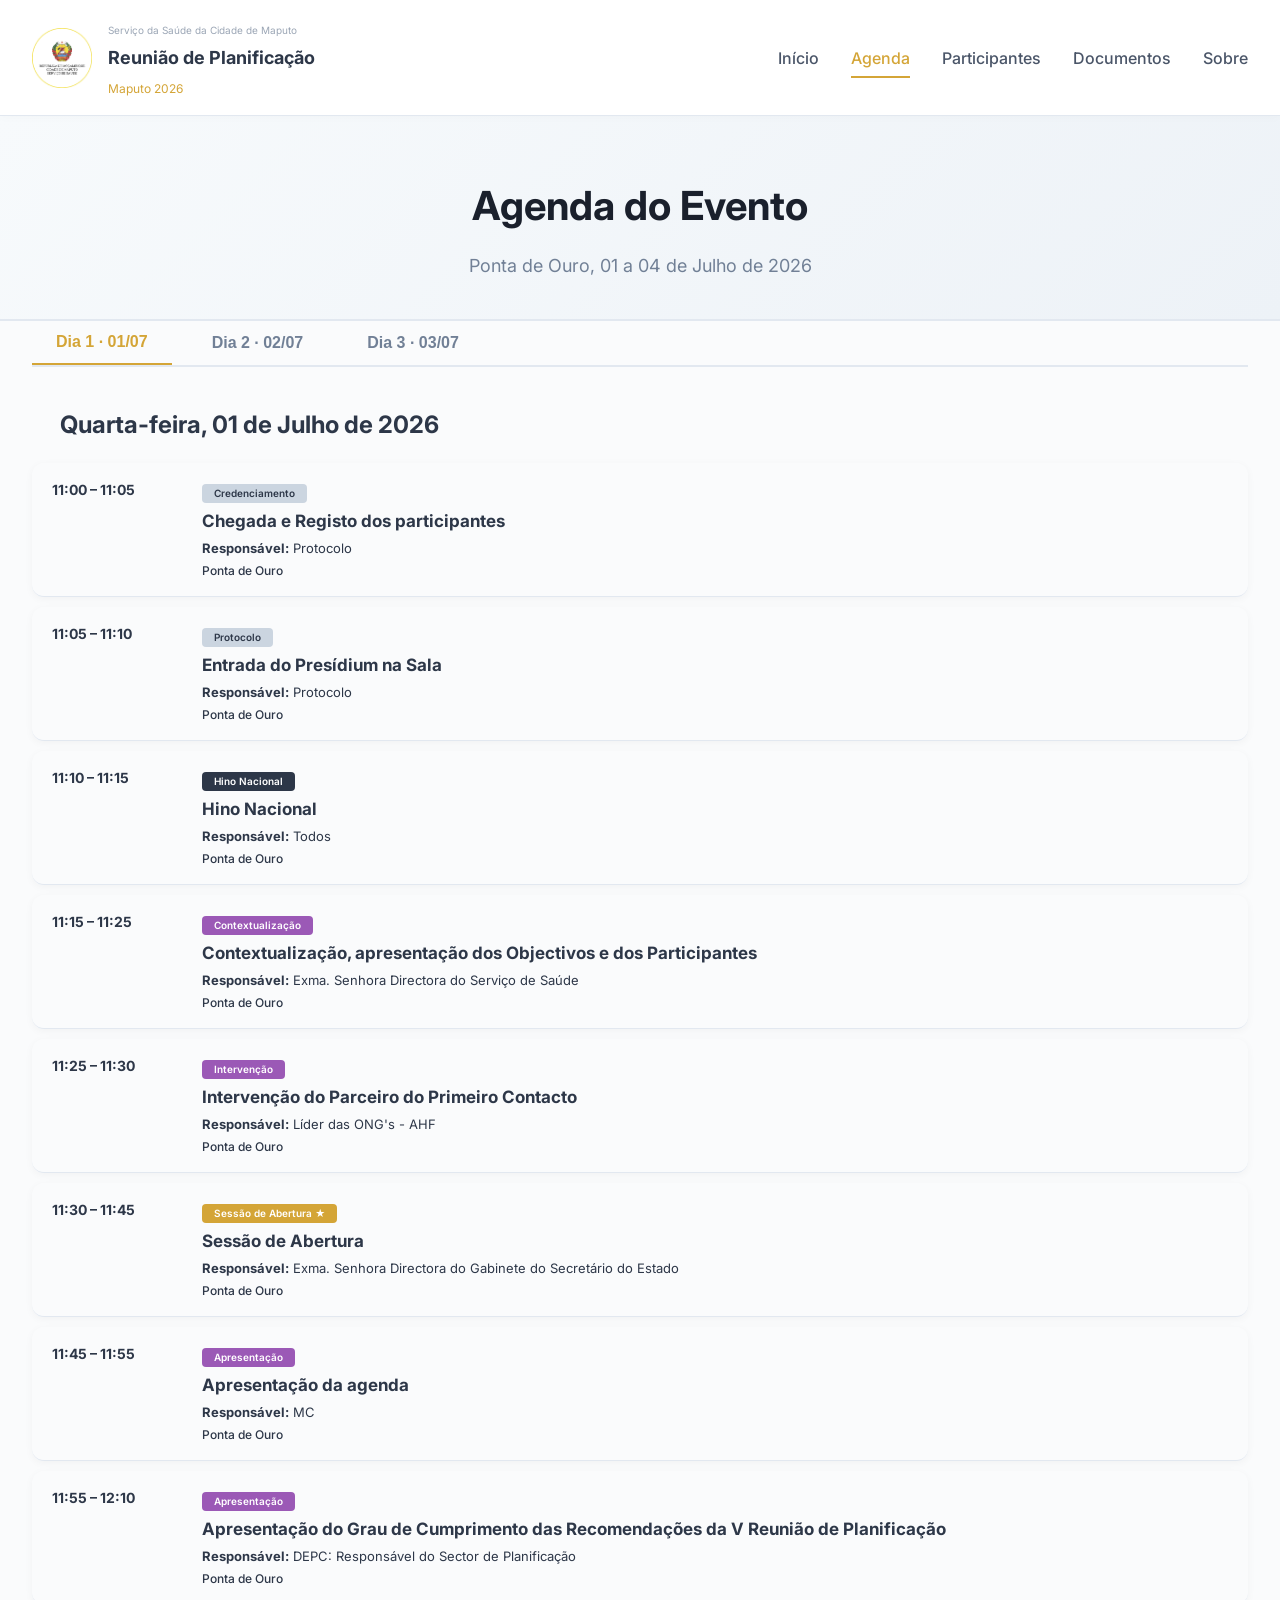
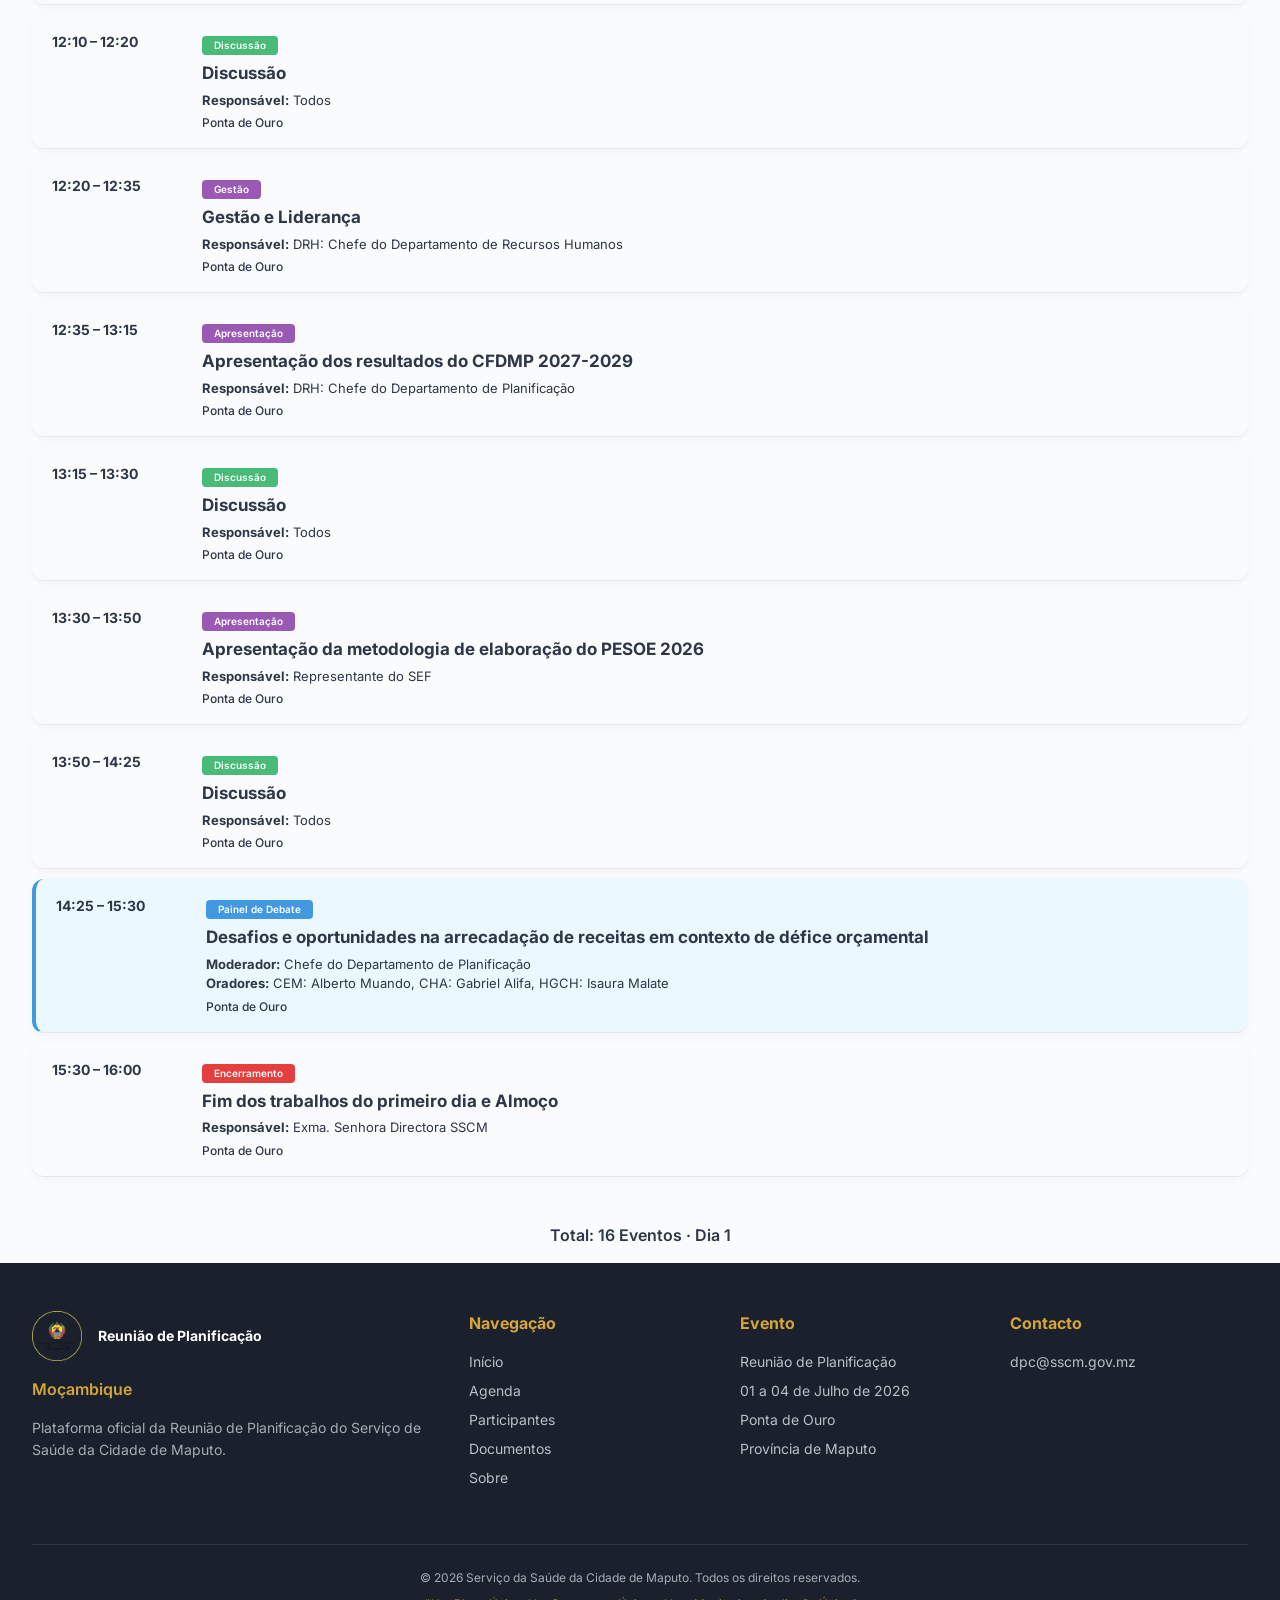
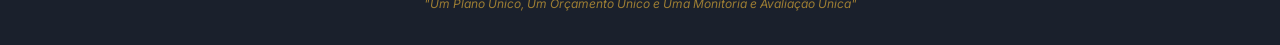
<file: agenda.html>
<!DOCTYPE html>
<html lang="pt-MZ">
<head>
    <meta charset="UTF-8">
    <meta name="viewport" content="width=device-width, initial-scale=1.0">
    <title>Agenda - Reunião de Planificação 2026</title>
    <link rel="stylesheet" href="style.css">
    <link href="https://fonts.googleapis.com/css2?family=Inter:wght@300;400;500;600;700;800&display=swap" rel="stylesheet">
    <style>
        .atencao {
            background: #fef3c7;
            border-left: 4px solid #d4a537;
            padding: 15px 20px;
            margin: 20px 0;
            border-radius: 8px;
        }
        .atencao p {
            margin: 0;
            color: #856404;
        }

        .programacao-item {
            display: flex;
            gap: 20px;
            padding: 16px 20px;
            border-bottom: 1px solid #e2e8f0;
            transition: background 0.3s;
            background: var(--white);
            border-radius: 12px;
            margin-bottom: 10px;
            box-shadow: 0 2px 8px rgba(0,0,0,0.04);
            align-items: flex-start;
        }

        .programacao-item:hover {
            background: var(--gray-bg);
            transform: translateX(4px);
        }

        .programacao-item.destaque {
            background: var(--primary-bg);
            border-left: 4px solid var(--primary);
            border-radius: 12px;
        }

        .programacao-item.debate {
            background: #ebf8ff;
            border-left: 4px solid #4299e1;
            border-radius: 12px;
        }

        .programacao-item.grupo {
            background: #f0fff4;
            border-left: 4px solid #48bb78;
            border-radius: 12px;
        }

        .programacao-hora {
            min-width: 130px;
            font-weight: 700;
            color: var(--primary);
            font-size: 14px;
            display: flex;
            align-items: center;
            gap: 4px;
            flex-shrink: 0;
        }

        .programacao-info {
            flex: 1;
        }

        .programacao-info .categoria {
            display: inline-block;
            padding: 2px 12px;
            border-radius: 4px;
            font-size: 10px;
            font-weight: 600;
            margin-bottom: 6px;
        }

        .programacao-info .categoria.abertura { background: #d4a537; color: white; }
        .programacao-info .categoria.plenaria { background: #9b59b6; color: white; }
        .programacao-info .categoria.discussao { background: #48bb78; color: white; }
        .programacao-info .categoria.logistica { background: #cbd5e0; color: #2d3748; }
        .programacao-info .categoria.debate { background: #4299e1; color: white; }
        .programacao-info .categoria.grupo { background: #38a169; color: white; }
        .programacao-info .categoria.encerramento { background: #e53e3e; color: white; }
        .programacao-info .categoria.pesquisa { background: #805ad5; color: white; }
        .programacao-info .categoria.hino { background: #2d3748; color: white; }

        .programacao-info h3 {
            font-size: 17px;
            color: var(--text-dark);
            margin-bottom: 4px;
        }

        .programacao-info .responsavel {
            font-size: 13px;
            color: var(--text-light);
            margin-bottom: 2px;
        }

        .programacao-info .responsavel strong {
            color: var(--text-dark);
        }

        .programacao-info .local {
            font-size: 12px;
            color: var(--text-light);
            font-weight: 500;
            display: block;
            margin-top: 4px;
        }

        .categoria-dia {
            margin-top: 40px;
            margin-bottom: 20px;
            font-size: 24px;
            font-weight: 700;
            color: var(--text-dark);
            border-left: 4px solid var(--primary);
            padding-left: 16px;
            display: flex;
            align-items: center;
            gap: 12px;
        }

        .categoria-dia .dia-icone {
            font-size: 28px;
        }

        .total-eventos {
            text-align: center;
            margin-top: 30px;
            padding: 16px;
            background: var(--primary-bg);
            border-radius: 12px;
            font-size: 16px;
            font-weight: 600;
            color: var(--primary);
        }

        .page-header {
            background: linear-gradient(135deg, #f7fafc 0%, #edf2f7 100%);
            padding: 60px 0 40px;
            text-align: center;
            border-bottom: 2px solid #e2e8f0;
        }

        .page-header h1 {
            font-size: 40px;
            color: #1a202c;
        }

        .page-header p {
            color: #718096;
            margin-top: 8px;
            font-size: 18px;
        }

        @media (max-width: 768px) {
            .programacao-item {
                flex-direction: column;
                gap: 8px;
                padding: 14px 16px;
            }
            .programacao-hora {
                min-width: auto;
                font-size: 13px;
            }
            .page-header h1 {
                font-size: 28px;
            }
            .categoria-dia {
                font-size: 20px;
            }
            .programacao-info h3 {
                font-size: 15px;
            }
        }
    </style>
</head>
<body>
    <header class="header">
        <div class="container">
            <div class="logo-area">
                <div class="emblema">
                    <img src="assets/images/logo.png" alt="Emblema" class="logo-img">
                </div>
                <div class="titulo-logo">
                    <span class="pequeno">Serviço da Saúde da Cidade de Maputo</span>
                    <h1>Reunião de Planificação</h1>
                    <span class="subtitulo">Maputo 2026</span>
                </div>
            </div>
            <nav class="nav">
                <button class="mobile-menu-btn" id="mobileMenuBtn">☰</button>
                <ul class="nav-list" id="navList">
                    <li><a href="index.html">Início</a></li>
                    <li><a href="agenda.html" class="active">Agenda</a></li>
                    <li><a href="participantes.html">Participantes</a></li>
                    <li><a href="documentos.html">Documentos</a></li>
                    <li><a href="sobre.html">Sobre</a></li>
                </ul>
            </nav>
        </div>
    </header>

    <main>
        <section class="page-header">
            <div class="container">
                <h1>Agenda do Evento</h1>
                <p>Ponta de Ouro, 01 a 04 de Julho de 2026</p>
            </div>
        </section>

        <section class="agenda-completa">
            <div class="container">
                <div class="agenda-tabs">
                    <button class="tab-btn active" data-dia="dia1">Dia 1 · 01/07</button>
                    <button class="tab-btn" data-dia="dia2">Dia 2 · 02/07</button>
                    <button class="tab-btn" data-dia="dia3">Dia 3 · 03/07</button>
                </div>

                <!-- DIA 1 - 01 de Julho -->
                <div id="dia1" class="agenda-dia active">
                    <div class="categoria-dia">
                        <span class="dia-icone"></span>
                        Quarta-feira, 01 de Julho de 2026
                    </div>

                    <div class="programacao-item">
                        <div class="programacao-hora">11:00 – 11:05</div>
                        <div class="programacao-info">
                            <span class="categoria logistica">Credenciamento</span>
                            <h3>Chegada e Registo dos participantes</h3>
                            <p class="responsavel"><strong>Responsável:</strong> Protocolo</p>
                            <span class="local">Ponta de Ouro</span>
                        </div>
                    </div>

                    <div class="programacao-item">
                        <div class="programacao-hora">11:05 – 11:10</div>
                        <div class="programacao-info">
                            <span class="categoria logistica">Protocolo</span>
                            <h3>Entrada do Presídium na Sala</h3>
                            <p class="responsavel"><strong>Responsável:</strong> Protocolo</p>
                            <span class="local">Ponta de Ouro</span>
                        </div>
                    </div>

                    <div class="programacao-item">
                        <div class="programacao-hora">11:10 – 11:15</div>
                        <div class="programacao-info">
                            <span class="categoria hino">Hino Nacional</span>
                            <h3>Hino Nacional</h3>
                            <p class="responsavel"><strong>Responsável:</strong> Todos</p>
                            <span class="local">Ponta de Ouro</span>
                        </div>
                    </div>

                    <div class="programacao-item">
                        <div class="programacao-hora">11:15 – 11:25</div>
                        <div class="programacao-info">
                            <span class="categoria plenaria">Contextualização</span>
                            <h3>Contextualização, apresentação dos Objectivos e dos Participantes</h3>
                            <p class="responsavel"><strong>Responsável:</strong> Exma. Senhora Directora do Serviço de Saúde</p>
                            <span class="local">Ponta de Ouro</span>
                        </div>
                    </div>

                    <div class="programacao-item">
                        <div class="programacao-hora">11:25 – 11:30</div>
                        <div class="programacao-info">
                            <span class="categoria plenaria">Intervenção</span>
                            <h3>Intervenção do Parceiro do Primeiro Contacto</h3>
                            <p class="responsavel"><strong>Responsável:</strong> Líder das ONG's - AHF</p>
                            <span class="local">Ponta de Ouro</span>
                        </div>
                    </div>

                    <div class="programacao-item destaque">
                        <div class="programacao-hora">11:30 – 11:45</div>
                        <div class="programacao-info">
                            <span class="categoria abertura">Sessão de Abertura ★</span>
                            <h3>Sessão de Abertura</h3>
                            <p class="responsavel"><strong>Responsável:</strong> Exma. Senhora Directora do Gabinete do Secretário do Estado</p>
                            <span class="local">Ponta de Ouro</span>
                        </div>
                    </div>

                    <div class="programacao-item">
                        <div class="programacao-hora">11:45 – 11:55</div>
                        <div class="programacao-info">
                            <span class="categoria plenaria">Apresentação</span>
                            <h3>Apresentação da agenda</h3>
                            <p class="responsavel"><strong>Responsável:</strong> MC</p>
                            <span class="local">Ponta de Ouro</span>
                        </div>
                    </div>

                    <div class="programacao-item">
                        <div class="programacao-hora">11:55 – 12:10</div>
                        <div class="programacao-info">
                            <span class="categoria plenaria">Apresentação</span>
                            <h3>Apresentação do Grau de Cumprimento das Recomendações da V Reunião de Planificação</h3>
                            <p class="responsavel"><strong>Responsável:</strong> DEPC: Responsável do Sector de Planificação</p>
                            <span class="local">Ponta de Ouro</span>
                        </div>
                    </div>

                    <div class="programacao-item">
                        <div class="programacao-hora">12:10 – 12:20</div>
                        <div class="programacao-info">
                            <span class="categoria discussao">Discussão</span>
                            <h3>Discussão</h3>
                            <p class="responsavel"><strong>Responsável:</strong> Todos</p>
                            <span class="local">Ponta de Ouro</span>
                        </div>
                    </div>

                    <div class="programacao-item">
                        <div class="programacao-hora">12:20 – 12:35</div>
                        <div class="programacao-info">
                            <span class="categoria plenaria">Gestão</span>
                            <h3>Gestão e Liderança</h3>
                            <p class="responsavel"><strong>Responsável:</strong> DRH: Chefe do Departamento de Recursos Humanos</p>
                            <span class="local">Ponta de Ouro</span>
                        </div>
                    </div>

                    <div class="programacao-item">
                        <div class="programacao-hora">12:35 – 13:15</div>
                        <div class="programacao-info">
                            <span class="categoria plenaria">Apresentação</span>
                            <h3>Apresentação dos resultados do CFDMP 2027-2029</h3>
                            <p class="responsavel"><strong>Responsável:</strong> DRH: Chefe do Departamento de Planificação</p>
                            <span class="local">Ponta de Ouro</span>
                        </div>
                    </div>

                    <div class="programacao-item">
                        <div class="programacao-hora">13:15 – 13:30</div>
                        <div class="programacao-info">
                            <span class="categoria discussao">Discussão</span>
                            <h3>Discussão</h3>
                            <p class="responsavel"><strong>Responsável:</strong> Todos</p>
                            <span class="local">Ponta de Ouro</span>
                        </div>
                    </div>

                    <div class="programacao-item">
                        <div class="programacao-hora">13:30 – 13:50</div>
                        <div class="programacao-info">
                            <span class="categoria plenaria">Apresentação</span>
                            <h3>Apresentação da metodologia de elaboração do PESOE 2026</h3>
                            <p class="responsavel"><strong>Responsável:</strong> Representante do SEF</p>
                            <span class="local">Ponta de Ouro</span>
                        </div>
                    </div>

                    <div class="programacao-item">
                        <div class="programacao-hora">13:50 – 14:25</div>
                        <div class="programacao-info">
                            <span class="categoria discussao">Discussão</span>
                            <h3>Discussão</h3>
                            <p class="responsavel"><strong>Responsável:</strong> Todos</p>
                            <span class="local">Ponta de Ouro</span>
                        </div>
                    </div>

                    <div class="programacao-item debate">
                        <div class="programacao-hora">14:25 – 15:30</div>
                        <div class="programacao-info">
                            <span class="categoria debate">Painel de Debate</span>
                            <h3>Desafios e oportunidades na arrecadação de receitas em contexto de défice orçamental</h3>
                            <p class="responsavel">
                                <strong>Moderador:</strong> Chefe do Departamento de Planificação<br>
                                <strong>Oradores:</strong> CEM: Alberto Muando, CHA: Gabriel Alifa, HGCH: Isaura Malate
                            </p>
                            <span class="local">Ponta de Ouro</span>
                        </div>
                    </div>

                    <div class="programacao-item destaque">
                        <div class="programacao-hora">15:30 – 16:00</div>
                        <div class="programacao-info">
                            <span class="categoria encerramento">Encerramento</span>
                            <h3>Fim dos trabalhos do primeiro dia e Almoço</h3>
                            <p class="responsavel"><strong>Responsável:</strong> Exma. Senhora Directora SSCM</p>
                            <span class="local">Ponta de Ouro</span>
                        </div>
                    </div>

                    <div class="total-eventos">
                        Total: 16 Eventos · Dia 1
                    </div>
                </div>

                <!-- DIA 2 - 02 de Julho -->
                <div id="dia2" class="agenda-dia">
                    <div class="categoria-dia">
                        <span class="dia-icone"></span>
                        Quinta-feira, 02 de Julho de 2026
                    </div>

                    <div class="programacao-item">
                        <div class="programacao-hora">08:00 – 08:30</div>
                        <div class="programacao-info">
                            <span class="categoria logistica">Entrada</span>
                            <h3>Entrada dos Participantes na Sala</h3>
                            <p class="responsavel"><strong>Responsável:</strong> Protocolo</p>
                            <span class="local">Ponta de Ouro</span>
                        </div>
                    </div>

                    <div class="programacao-item">
                        <div class="programacao-hora">08:30 – 08:50</div>
                        <div class="programacao-info">
                            <span class="categoria plenaria">Leitura</span>
                            <h3>Leitura da Síntese do Primeiro Dia</h3>
                            <p class="responsavel"><strong>Responsável:</strong> DEPC: Inácio Zevo</p>
                            <span class="local">Ponta de Ouro</span>
                        </div>
                    </div>

                    <div class="programacao-item">
                        <div class="programacao-hora">08:50 – 09:05</div>
                        <div class="programacao-info">
                            <span class="categoria plenaria">Apresentação</span>
                            <h3>Prioridades para Elaboração do PESOE 2027</h3>
                            <p class="responsavel"><strong>Responsável:</strong> Representante do MISAU</p>
                            <span class="local">Ponta de Ouro</span>
                        </div>
                    </div>

                    <div class="programacao-item">
                        <div class="programacao-hora">09:05 – 09:20</div>
                        <div class="programacao-info">
                            <span class="categoria discussao">Discussão</span>
                            <h3>Discussão</h3>
                            <p class="responsavel"><strong>Responsável:</strong> Todos</p>
                            <span class="local">Ponta de Ouro</span>
                        </div>
                    </div>

                    <div class="programacao-item">
                        <div class="programacao-hora">09:20 – 09:35</div>
                        <div class="programacao-info">
                            <span class="categoria plenaria">Apresentação</span>
                            <h3>Balanço dos Indicadores do PQG 2025-2029</h3>
                            <p class="responsavel"><strong>Responsável:</strong> DEPC: Assessor de M&A</p>
                            <span class="local">Ponta de Ouro</span>
                        </div>
                    </div>

                    <div class="programacao-item">
                        <div class="programacao-hora">09:35 – 09:40</div>
                        <div class="programacao-info">
                            <span class="categoria discussao">Discussão</span>
                            <h3>Discussão</h3>
                            <p class="responsavel"><strong>Responsável:</strong> Todos</p>
                            <span class="local">Ponta de Ouro</span>
                        </div>
                    </div>

                    <div class="programacao-item">
                        <div class="programacao-hora">09:40 – 10:00</div>
                        <div class="programacao-info">
                            <span class="categoria logistica">Pausa</span>
                            <h3>Intervalo para o Pequeno Almoço</h3>
                            <p class="responsavel"><strong>Responsável:</strong> Todos</p>
                            <span class="local">Área de Convivência</span>
                        </div>
                    </div>

                    <div class="programacao-item grupo">
                        <div class="programacao-hora">10:00 – 15:20</div>
                        <div class="programacao-info">
                            <span class="categoria grupo">Trabalho em Grupo</span>
                            <h3>Exercícios em grupo (elaboração do PESOE 2026)</h3>
                            <p class="responsavel"><strong>Responsável:</strong> Todos os participantes</p>
                            <span class="local">Salas de Reunião</span>
                        </div>
                    </div>

                    <div class="programacao-item destaque">
                        <div class="programacao-hora">15:30</div>
                        <div class="programacao-info">
                            <span class="categoria encerramento">Encerramento</span>
                            <h3>Considerações finais e Fim dos trabalhos do segundo dia</h3>
                            <p class="responsavel"><strong>Responsável:</strong> Exma. Senhora Directora do SSCM</p>
                            <span class="local">Ponta de Ouro</span>
                        </div>
                    </div>

                    <div class="total-eventos">
                        Total: 9 Eventos · Dia 2
                    </div>
                </div>

                <!-- DIA 3 - 03 de Julho -->
                <div id="dia3" class="agenda-dia">
                    <div class="categoria-dia">
                        <span class="dia-icone"></span>
                        Sexta-feira, 03 de Julho de 2026
                    </div>

                    <div class="programacao-item">
                        <div class="programacao-hora">08:00 – 08:30</div>
                        <div class="programacao-info">
                            <span class="categoria logistica">Entrada</span>
                            <h3>Entrada dos Participantes na sala</h3>
                            <p class="responsavel"><strong>Responsável:</strong> Protocolo</p>
                            <span class="local">Ponta de Ouro</span>
                        </div>
                    </div>

                    <div class="programacao-item">
                        <div class="programacao-hora">08:30 – 08:50</div>
                        <div class="programacao-info">
                            <span class="categoria plenaria">Leitura</span>
                            <h3>Leitura da Síntese do Segundo Dia</h3>
                            <p class="responsavel"><strong>Responsável:</strong> DEPC: Maulana José</p>
                            <span class="local">Ponta de Ouro</span>
                        </div>
                    </div>

                    <div class="programacao-item grupo">
                        <div class="programacao-hora">08:50 – 10:00</div>
                        <div class="programacao-info">
                            <span class="categoria grupo">Exercício</span>
                            <h3>Exercício de Harmonização do PESOE</h3>
                            <p class="responsavel"><strong>Responsável:</strong> Todos</p>
                            <span class="local">Salas de Reunião</span>
                        </div>
                    </div>

                    <div class="programacao-item">
                        <div class="programacao-hora">10:00 – 10:30</div>
                        <div class="programacao-info">
                            <span class="categoria logistica">Pausa</span>
                            <h3>Intervalo para o pequeno almoço</h3>
                            <p class="responsavel"><strong>Responsável:</strong> Todos</p>
                            <span class="local">Área de Convivência</span>
                        </div>
                    </div>

                    <div class="programacao-item debate">
                        <div class="programacao-hora">10:30 – 12:30</div>
                        <div class="programacao-info">
                            <span class="categoria debate">Plenárias</span>
                            <h3>Plenárias: Distrito, Hospital, RAM e RSP</h3>
                            <p class="responsavel">
                                <strong>Apresentação do PESOE:</strong> Hospital, Distrito, RAM, RSP<br>
                                <strong>Discussão:</strong> Todos
                            </p>
                            <span class="local">Ponta de Ouro</span>
                        </div>
                    </div>

                    <div class="programacao-item destaque">
                        <div class="programacao-hora">12:30 – 13:00</div>
                        <div class="programacao-info">
                            <span class="categoria pesquisa">Pesquisa ★</span>
                            <h3>Apresentação do Protocolo de Pesquisa Sobre Prematuridade</h3>
                            <p class="responsavel"><strong>Responsável:</strong> DEPC: Responsável do NIC</p>
                            <span class="local">Ponta de Ouro</span>
                        </div>
                    </div>

                    <div class="programacao-item destaque">
                        <div class="programacao-hora">13:00 – 14:30</div>
                        <div class="programacao-info">
                            <span class="categoria encerramento">Encerramento ★</span>
                            <h3>Sessão de Encerramento</h3>
                            <p class="responsavel"><strong>Responsável:</strong> Exma. Senhora Directora do SSCM</p>
                            <span class="local">Ponta de Ouro</span>
                        </div>
                    </div>

                    <div class="programacao-item">
                        <div class="programacao-hora">14:30 – 16:00</div>
                        <div class="programacao-info">
                            <span class="categoria logistica">Almoço</span>
                            <h3>Almoço de Confraternização</h3>
                            <p class="responsavel"><strong>Responsável:</strong> Todos</p>
                            <span class="local">Restaurante</span>
                        </div>
                    </div>

                    <div class="total-eventos">
                        Total: 8 Eventos · Dia 3
                    </div>
                </div>
            </div>
        </section>
    </main>

    <!-- Footer -->
    <footer class="footer">
        <div class="container">
            <div class="footer-content">
                <div class="footer-info">
                    <div class="footer-logo">
                        <img src="assets/images/logo.png" alt="Emblema" class="logo-footer">
                        <div>
                            <h3>Reunião de Planificação</h3>
                        </div>
                    </div>
                    <p class="footer-pais">Moçambique</p>
                    <p class="footer-desc">Plataforma oficial da Reunião de Planificação do Serviço de Saúde da Cidade de Maputo.</p>
                </div>
                <div class="footer-links">
                    <div>
                        <h4>Navegação</h4>
                        <ul>
                            <li><a href="index.html">Início</a></li>
                            <li><a href="agenda.html">Agenda</a></li>
                            <li><a href="participantes.html">Participantes</a></li>
                            <li><a href="documentos.html">Documentos</a></li>
                            <li><a href="sobre.html">Sobre</a></li>
                        </ul>
                    </div>
                    <div>
                        <h4>Evento</h4>
                        <ul>
                            <li>Reunião de Planificação</li>
                            <li>01 a 04 de Julho de 2026</li>
                            <li>Ponta de Ouro</li>
                            <li>Província de Maputo</li>
                        </ul>
                    </div>
                    <div>
                        <h4>Contacto</h4>
                        <ul>
                            <li><a href="mailto:dpc@sscm.gov.mz">dpc@sscm.gov.mz</a></li>
                        </ul>
                    </div>
                </div>
            </div>
            <div class="footer-bottom">
                <p>© 2026 Serviço da Saúde da Cidade de Maputo. Todos os direitos reservados.</p>
                <p class="lema-footer">"Um Plano Único, Um Orçamento Único e Uma Monitoria e Avaliação Única"</p>
            </div>
        </div>
    </footer>

    <script>
        // Menu Mobile
        const mobileMenuBtn = document.getElementById('mobileMenuBtn');
        const navList = document.getElementById('navList');

        if (mobileMenuBtn) {
            mobileMenuBtn.addEventListener('click', function() {
                navList.classList.toggle('active');
            });
        }

        document.querySelectorAll('.nav-list a').forEach(function(link) {
            link.addEventListener('click', function() {
                navList.classList.remove('active');
            });
        });

        // Tabs da Agenda
        const tabBtns = document.querySelectorAll('.tab-btn');
        const agendaDias = document.querySelectorAll('.agenda-dia');

        tabBtns.forEach(function(btn) {
            btn.addEventListener('click', function() {
                const dia = this.getAttribute('data-dia');
                
                tabBtns.forEach(function(b) {
                    b.classList.remove('active');
                });
                this.classList.add('active');
                
                agendaDias.forEach(function(d) {
                    d.classList.remove('active');
                });
                document.getElementById(dia).classList.add('active');
            });
        });
    </script>
</body>
</html>
</file>
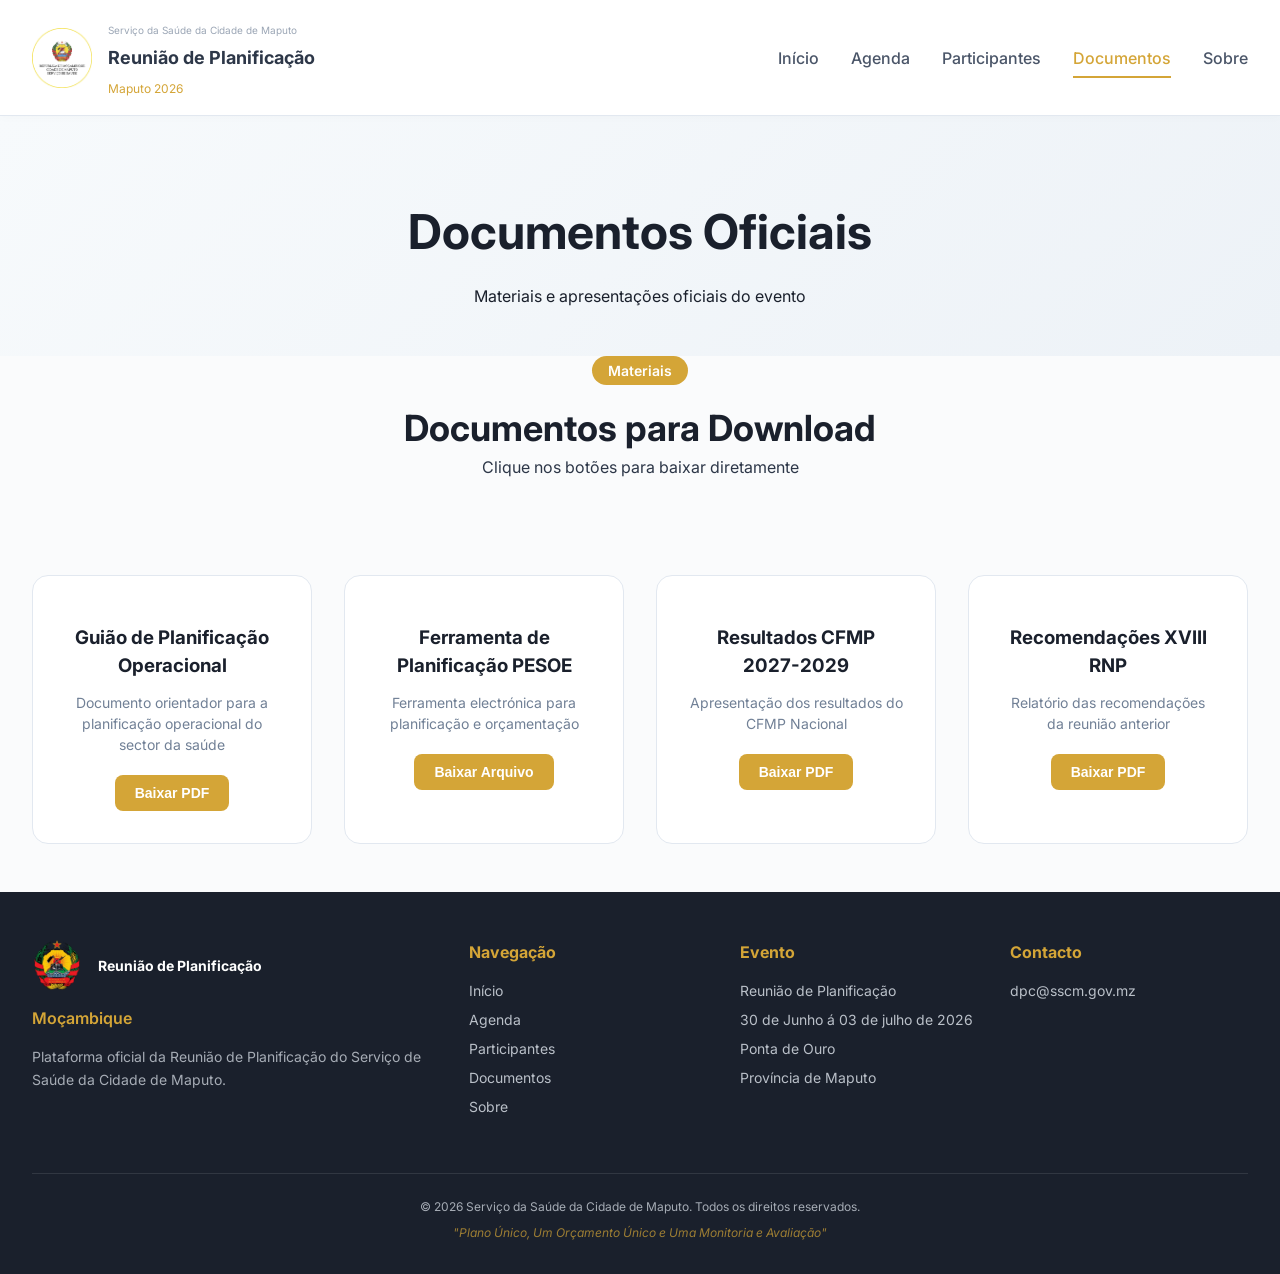
<file: documentos.html>
<!DOCTYPE html>
<html lang="pt-MZ">
<head>
    <meta charset="UTF-8">
    <meta name="viewport" content="width=device-width, initial-scale=1.0">
    <title>Documentos</title>
    <link rel="stylesheet" href="style.css">
    <link href="https://fonts.googleapis.com/css2?family=Inter:wght@300;400;500;600;700;800&display=swap" rel="stylesheet">
</head>
<body>
    <header class="header">
        <div class="container">
            <div class="logo-area">
                <div class="emblema">
                    <img src="assets/images/logo.png" alt="Emblema da República de Moçambique" class="logo-img">
                </div>
                <div class="titulo-logo">
                    <span class="pequeno">Serviço da Saúde da Cidade de Maputo</span>
                    <h1>Reunião de Planificação</h1>
                    <span class="subtitulo">Maputo 2026</span>
                </div>
            </div>
            <nav class="nav">
                <button class="mobile-menu-btn" id="mobileMenuBtn">☰</button>
                <ul class="nav-list" id="navList">
                    <li><a href="index.html">Início</a></li>
                    <li><a href="agenda.html">Agenda</a></li>
                    <li><a href="participantes.html">Participantes</a></li>
                    <li><a href="documentos.html" class="active">Documentos</a></li>
                    <li><a href="sobre.html">Sobre</a></li>
                </ul>
            </nav>
        </div>
    </header>

    <main>
        <section class="page-header">
            <div class="container">
                <h1>Documentos Oficiais</h1>
                <p>Materiais e apresentações oficiais do evento</p>
            </div>
        </section>

        <section class="documentos">
            <div class="container">
                <div class="section-header">
                    <span class="section-tag">Materiais</span>
                    <h2>Documentos para Download</h2>
                    <p>Clique nos botões para baixar diretamente</p>
                </div>

                <div class="documentos-grid">
                    <!-- Documento 1 -->
                    <div class="documento-card fade-up">
                        <span class="documento-icon"></span>
                        <h3>Guião de Planificação Operacional</h3>
                        <p>Documento orientador para a planificação operacional do sector da saúde</p>
                        <button class="btn-download" data-arquivo="Calend.pdf" data-nome="Guiao-Planificacao.pdf">
                             Baixar PDF
                        </button>
                    </div>

                    <!-- Documento 2 -->
                    <div class="documento-card fade-up delay-1">
                        <span class="documento-icon"></span>
                        <h3>Ferramenta de Planificação PESOE</h3>
                        <p>Ferramenta electrónica para planificação e orçamentação</p>
                        <button class="btn-download" data-arquivo="Calendario.pdf" data-nome="Ferramenta-PESOE.pdf">
                             Baixar Arquivo
                        </button>
                    </div>

                    <!-- Documento 3 -->
                    <div class="documento-card fade-up delay-2">
                        <span class="documento-icon"></span>
                        <h3>Resultados CFMP 2027-2029</h3>
                        <p>Apresentação dos resultados do CFMP Nacional</p>
                        <button class="btn-download" data-arquivo="DNI.pdf" data-nome="Resultados-CFMP.pdf">
                             Baixar PDF
                        </button>
                    </div>

                    <!-- Documento 4 -->
                    <div class="documento-card fade-up delay-3">
                        <span class="documento-icon"></span>
                        <h3>Recomendações XVIII RNP</h3>
                        <p>Relatório das recomendações da reunião anterior</p>
                        <button class="btn-download" data-arquivo="farmacia1.pdf" data-nome="Recomendacoes-XVIII-RNP.pdf">
                             Baixar PDF
                        </button>
                    </div>
                </div>
            </div>
        </section>
    </main>

     <!-- Footer -->
    <footer class="footer">
    <div class="container">
        <div class="footer-content">
            <div class="footer-info">
                <div class="footer-logo">
                    <!-- Apenas sua imagem, sem o SVG -->
                    <img src="assets/images/logos.png" alt="Emblema da República de Moçambique" class="logo-footer">
                    <div>
                      <h3>Reunião de Planificação</h3>
                    </div>
                </div>
                <p class="footer-pais">Moçambique</p>
                <p class="footer-desc">Plataforma oficial da  Reunião de Planificação do Serviço de Saúde da Cidade de Maputo.</p>
            </div>
            <div class="footer-links">
                <div>
                    <h4>Navegação</h4>
                    <ul>
                        <li><a href="index.html">Início</a></li>
                        <li><a href="agenda.html">Agenda</a></li>
                        <li><a href="participantes.html">Participantes</a></li>
                        <li><a href="documentos.html">Documentos</a></li>
                        <li><a href="sobre.html">Sobre</a></li>
                    </ul>
                </div>
                <div>
                    <h4>Evento</h4>
                    <ul>
                        <li>Reunião de Planificação</li>
                        <li>30 de Junho á 03 de julho de  2026</li>
                        <li>Ponta de Ouro</li>
                        <li>Província de Maputo</li>
                    </ul>
                </div>
                <div>
                    <h4>Contacto</h4>
                    <ul>
                        <li><a href="mailto:dci@misau.gov.mz">dpc@sscm.gov.mz</a></li>
                    </ul>
                </div>
            </div>
        </div>
        <div class="footer-bottom">
            <p>© 2026 Serviço da Saúde da Cidade  de Maputo. Todos os direitos reservados.</p>
            <p class="lema-footer">"Plano Único, Um Orçamento Único e Uma Monitoria e Avaliação"</p>
        </div>
    </div>
</footer>

    <script>
        // Menu Mobile
        const mobileMenuBtn = document.getElementById('mobileMenuBtn');
        const navList = document.getElementById('navList');

        if (mobileMenuBtn) {
            mobileMenuBtn.addEventListener('click', () => {
                navList.classList.toggle('active');
            });
        }

        document.querySelectorAll('.nav-list a').forEach(link => {
            link.addEventListener('click', () => {
                navList.classList.remove('active');
            });
        });

        // ============================================
        // FUNÇÃO DE DOWNLOAD DIRETO - FUNCIONA 100%
        // ============================================
        document.querySelectorAll('.btn-download').forEach(botao => {
            botao.addEventListener('click', function(e) {
                e.preventDefault();
                
                const nomeArquivo = this.getAttribute('data-arquivo');
                const nomeDownload = this.getAttribute('data-nome');
                const url = 'assets/docs/' + nomeArquivo;
                
                // Mostra que está baixando
                const textoOriginal = this.innerHTML;
                this.innerHTML = '⏳ Baixando...';
                this.style.opacity = '0.7';
                
                // Cria link invisível e clica
                const link = document.createElement('a');
                link.href = url;
                link.download = nomeDownload;
                link.style.display = 'none';
                
                document.body.appendChild(link);
                link.click();
                document.body.removeChild(link);
                
                // Volta o texto do botão
                setTimeout(() => {
                    this.innerHTML = textoOriginal;
                    this.style.opacity = '1';
                }, 1000);
                
                return false;
            });
        });

        // Animações de scroll
        const observerOptions = {
            threshold: 0.1,
            rootMargin: '0px 0px -50px 0px'
        };

        const observer = new IntersectionObserver((entries) => {
            entries.forEach(entry => {
                if (entry.isIntersecting) {
                    entry.target.classList.add('visible');
                }
            });
        }, observerOptions);

        document.querySelectorAll('.fade-up, .fade-left, .fade-right, .scale-up').forEach(el => {
            observer.observe(el);
        });

        document.querySelectorAll('.documento-card').forEach((card, index) => {
            card.classList.add('fade-up');
            const delay = Math.min(index % 5 + 1, 5);
            card.classList.add(`delay-${delay}`);
        });
    </script>
</body>
</html>
</file>
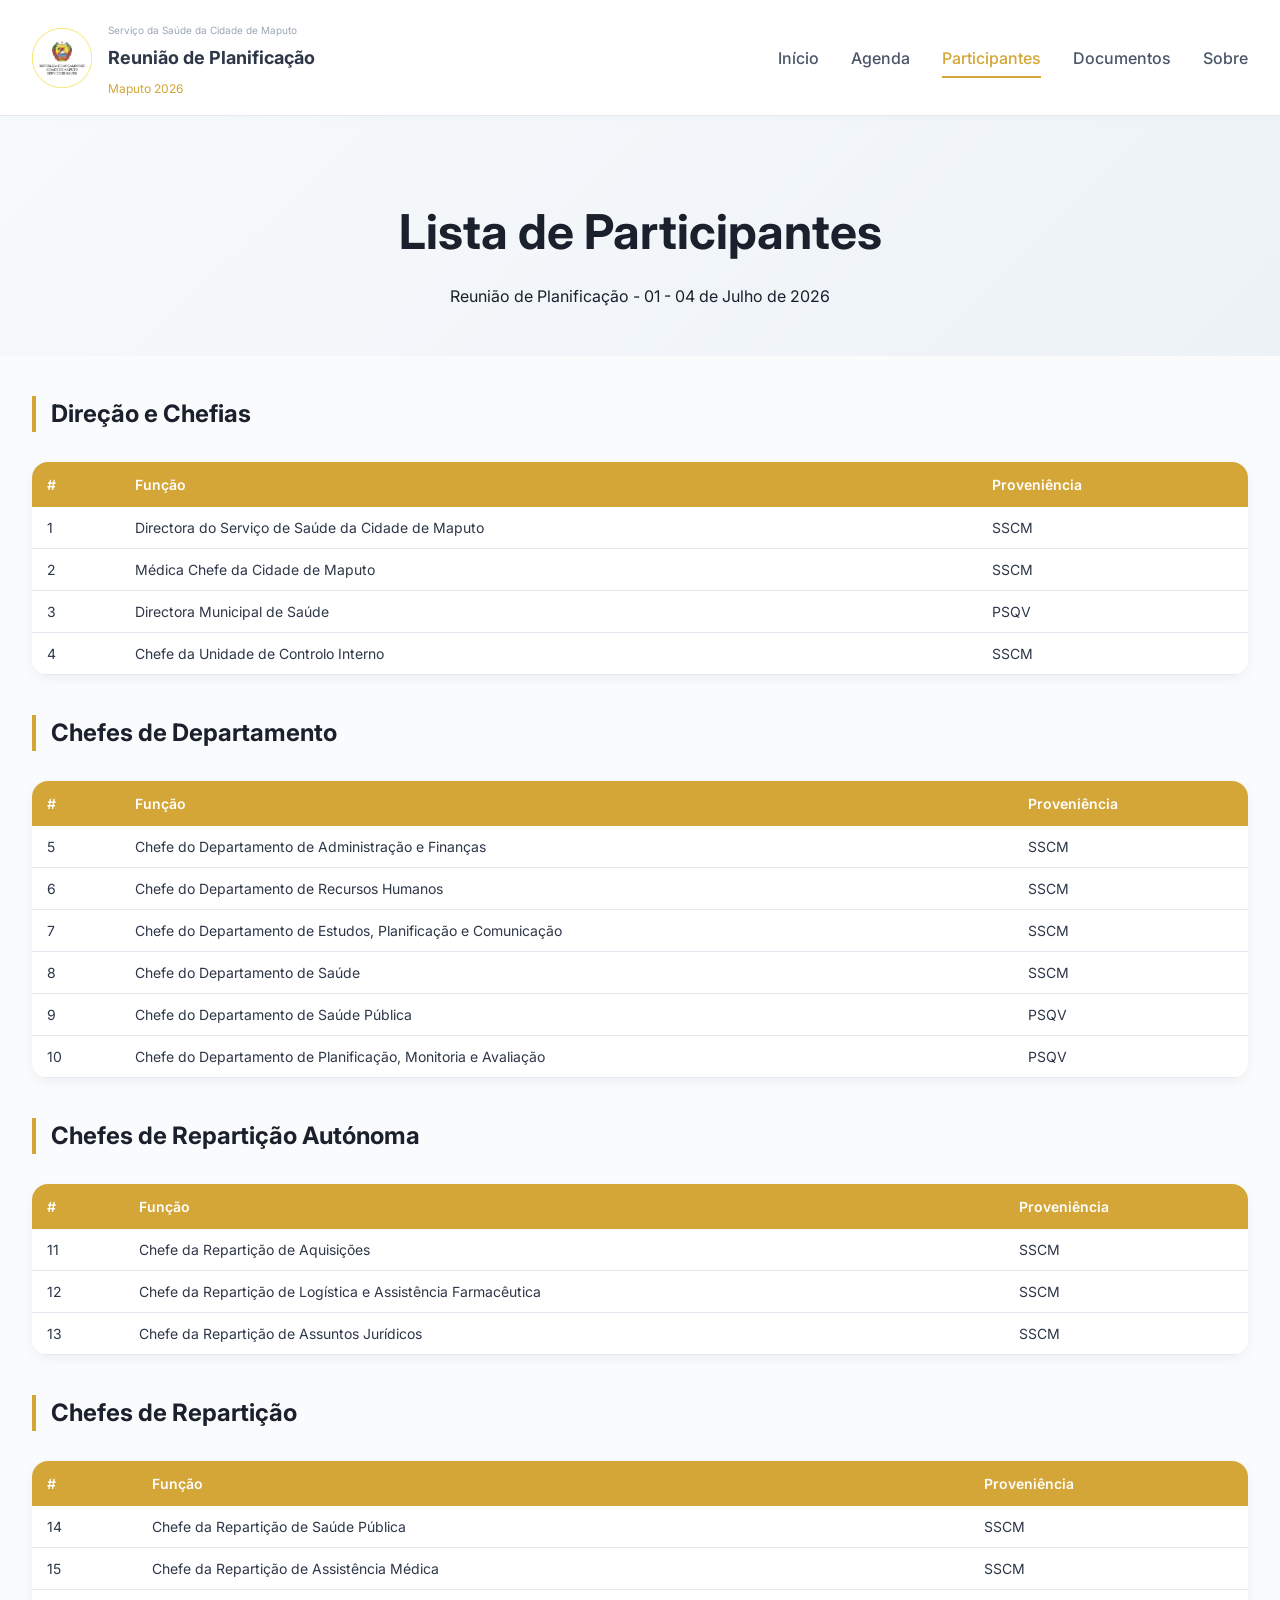
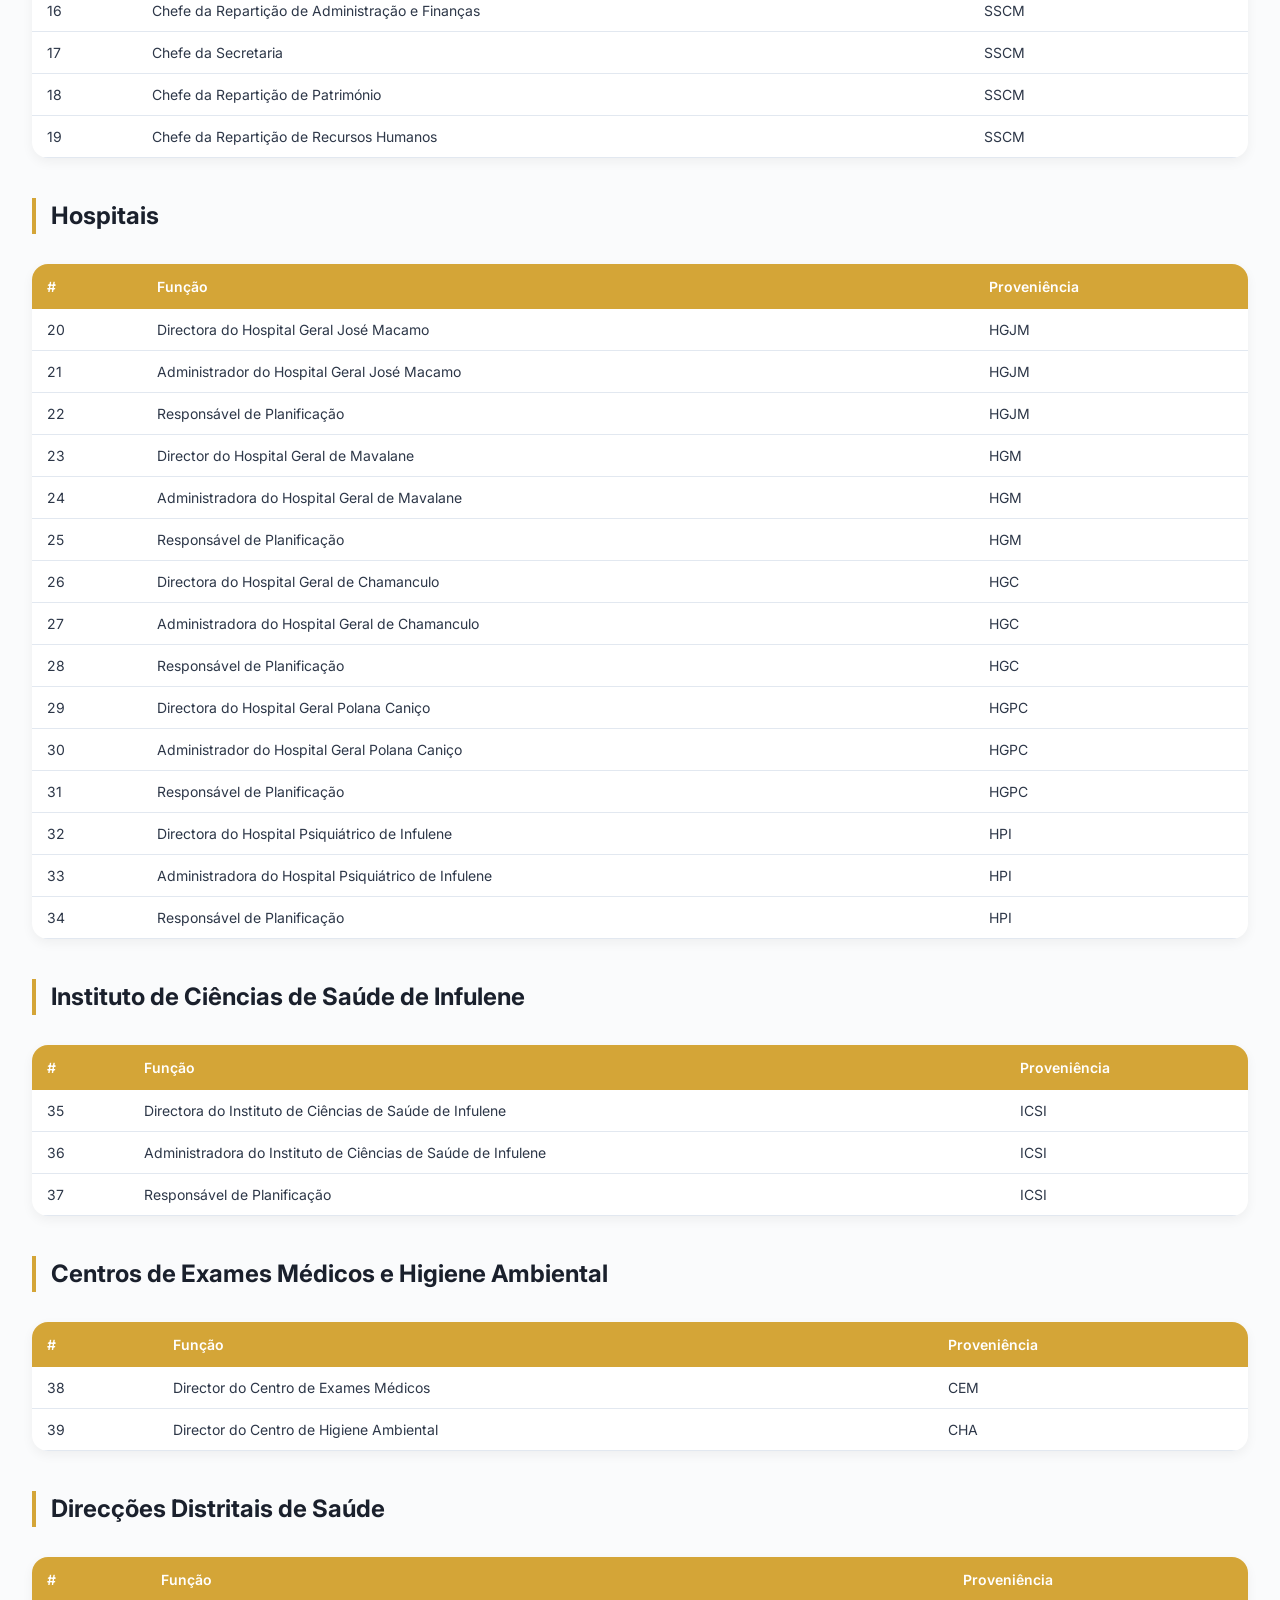
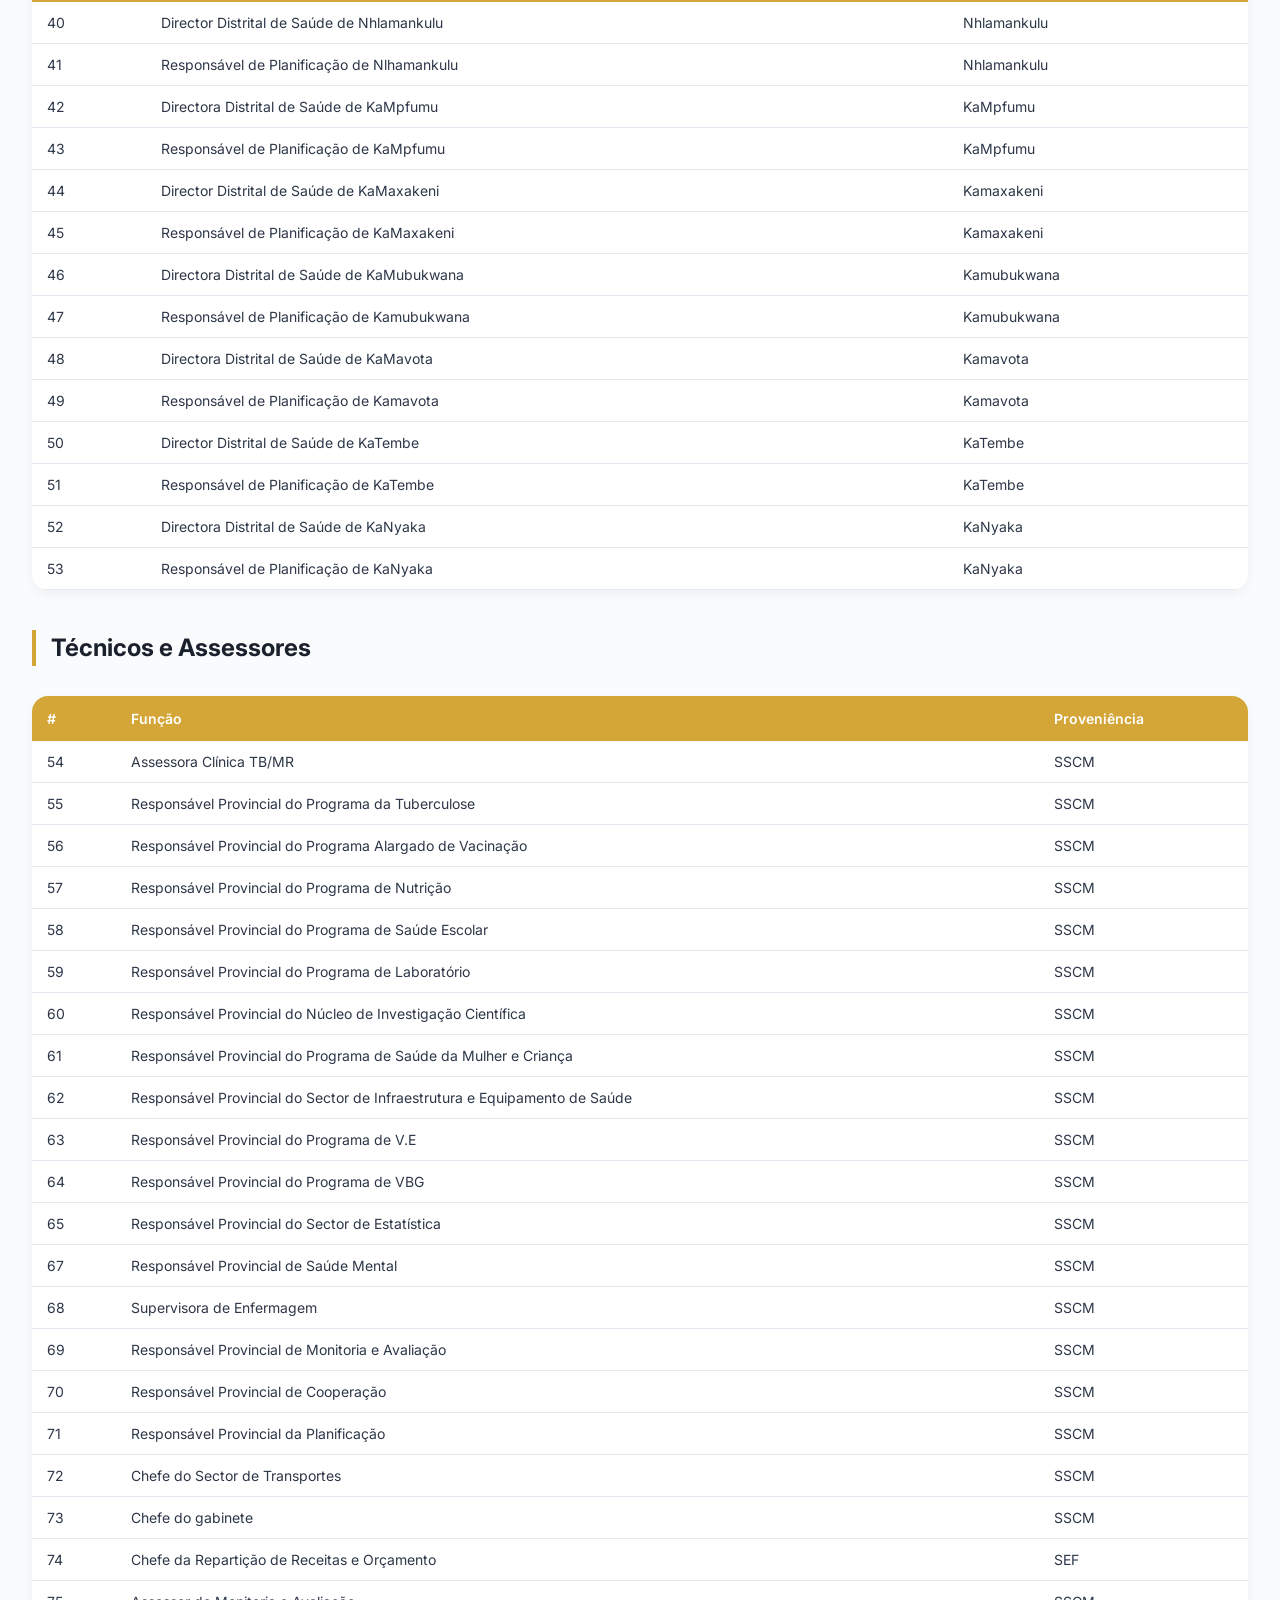
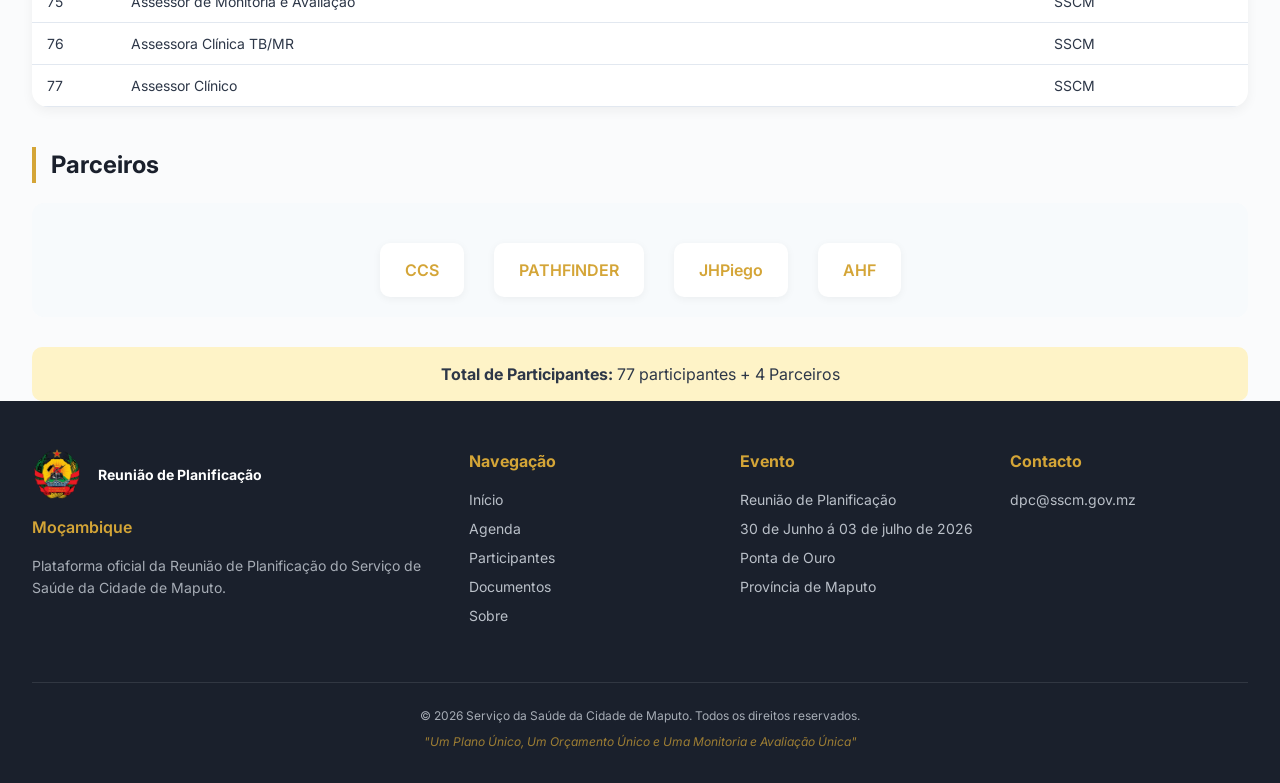
<file: participantes.html>
<!DOCTYPE html>
<html lang="pt-MZ">
<head>
    <meta charset="UTF-8">
    <meta name="viewport" content="width=device-width, initial-scale=1.0">
    <title>Participantes - Reunião de Planificação 2026</title>
    <link rel="stylesheet" href="style.css">
    <link href="https://fonts.googleapis.com/css2?family=Inter:wght@300;400;500;600;700;800&display=swap" rel="stylesheet">
    <style>
        /* Estilos adicionais para a tabela de participantes */
        .tabela-participantes {
            width: 100%;
            overflow-x: auto;
            margin: 30px 0;
            background: white;
            border-radius: 16px;
            box-shadow: 0 4px 12px rgba(0,0,0,0.05);
        }
        
        .tabela-participantes table {
            width: 100%;
            border-collapse: collapse;
            font-size: 14px;
        }
        
        .tabela-participantes th {
            background: #d4a537;
            color: white;
            padding: 12px 15px;
            text-align: left;
            font-weight: 600;
        }
        
        .tabela-participantes td {
            padding: 10px 15px;
            border-bottom: 1px solid #e2e8f0;
            color: #2d3748;
        }
        
        .tabela-participantes tr:hover {
            background: #f7fafc;
        }
        
        .categoria-tabela {
            margin-top: 40px;
            margin-bottom: 20px;
            font-size: 24px;
            color: #1a202c;
            border-left: 4px solid #d4a537;
            padding-left: 15px;
        }
        
        .parceiros-card {
            background: #f7fafc;
            padding: 20px;
            border-radius: 12px;
            text-align: center;
            margin: 20px 0;
        }
        
        .parceiros-lista {
            display: flex;
            flex-wrap: wrap;
            justify-content: center;
            gap: 30px;
            margin-top: 20px;
        }
        
        .parceiro-item {
            background: white;
            padding: 15px 25px;
            border-radius: 10px;
            font-weight: 600;
            color: #d4a537;
            box-shadow: 0 2px 8px rgba(0,0,0,0.05);
        }

        .total-participantes {
            background: #fef3c7;
            padding: 15px 20px;
            border-radius: 10px;
            text-align: center;
            margin-top: 30px;
            font-size: 16px;
        }
    </style>
</head>
<body>
    <header class="header">
        <div class="container">
            <div class="logo-area">
                <div class="emblema">
                    <img src="assets/images/logo.png" alt="Emblema" class="logo-img">
                </div>
                <div class="titulo-logo">
                    <span class="pequeno">Serviço da Saúde da Cidade de Maputo</span>
                    <h1>Reunião de Planificação</h1>
                    <span class="subtitulo">Maputo 2026</span>
                </div>
            </div>
            <nav class="nav">
                <button class="mobile-menu-btn" id="mobileMenuBtn">☰</button>
                <ul class="nav-list" id="navList">
                    <li><a href="index.html">Início</a></li>
                    <li><a href="agenda.html">Agenda</a></li>
                    <li><a href="participantes.html" class="active">Participantes</a></li>
                    <li><a href="documentos.html">Documentos</a></li>
                    <li><a href="sobre.html">Sobre</a></li>
                </ul>
            </nav>
        </div>
    </header>

    <main>
        <section class="page-header">
            <div class="container">
                <h1>Lista de Participantes</h1>
                <p>Reunião de Planificação - 01 - 04 de Julho de 2026</p>
            </div>
        </section>

        <section class="participantes">
            <div class="container">
                
                <!-- Direção e Chefias -->
                <h2 class="categoria-tabela"> Direção e Chefias</h2>
                <div class="tabela-participantes">
                    <table>
                        <thead>
                            <tr><th>#</th><th>Função</th><th>Proveniência</th></tr>
                        </thead>
                        <tbody>
                            <tr><td>1</td><td>Directora do Serviço de Saúde da Cidade de Maputo</td><td>SSCM</td></tr>
                            <tr><td>2</td><td>Médica Chefe da Cidade de Maputo</td><td>SSCM</td></tr>
                            <tr><td>3</td><td>Directora Municipal de Saúde</td><td>PSQV</td></tr>
                            <tr><td>4</td><td>Chefe da Unidade de Controlo Interno</td><td>SSCM</td></tr>
                        </tbody>
                    </table>
                </div>

                <!-- Chefes de Departamento -->
                <h2 class="categoria-tabela"> Chefes de Departamento</h2>
                <div class="tabela-participantes">
                    <table>
                        <thead><tr><th>#</th><th>Função</th><th>Proveniência</th></tr></thead>
                        <tbody>
                            <tr><td>5</td><td>Chefe do Departamento de Administração e Finanças</td><td>SSCM</td></tr>
                            <tr><td>6</td><td>Chefe do Departamento de Recursos Humanos</td><td>SSCM</td></tr>
                            <tr><td>7</td><td>Chefe do Departamento de Estudos, Planificação e Comunicação</td><td>SSCM</td></tr>
                            <tr><td>8</td><td>Chefe do Departamento de Saúde</td><td>SSCM</td></tr>
                            <tr><td>9</td><td>Chefe do Departamento de Saúde Pública</td><td>PSQV</td></tr>
                            <tr><td>10</td><td>Chefe do Departamento de Planificação, Monitoria e Avaliação</td><td>PSQV</td></tr>
                        </tbody>
                    </table>
                </div>

                <!-- Chefes de Repartição Autónoma -->
                <h2 class="categoria-tabela"> Chefes de Repartição Autónoma</h2>
                <div class="tabela-participantes">
                    <table>
                        <thead><tr><th>#</th><th>Função</th><th>Proveniência</th></tr></thead>
                        <tbody>
                            <tr><td>11</td><td>Chefe da Repartição de Aquisições</td><td>SSCM</td></tr>
                            <tr><td>12</td><td>Chefe da Repartição de Logística e Assistência Farmacêutica</td><td>SSCM</td></tr>
                            <tr><td>13</td><td>Chefe da Repartição de Assuntos Jurídicos</td><td>SSCM</td></tr>
                        </tbody>
                    </table>
                </div>

                <!-- Chefes de Repartição -->
                <h2 class="categoria-tabela"> Chefes de Repartição</h2>
                <div class="tabela-participantes">
                    <table>
                        <thead><tr><th>#</th><th>Função</th><th>Proveniência</th></tr></thead>
                        <tbody>
                            <tr><td>14</td><td>Chefe da Repartição de Saúde Pública</td><td>SSCM</td></tr>
                            <tr><td>15</td><td>Chefe da Repartição de Assistência Médica</td><td>SSCM</td></tr>
                            <tr><td>16</td><td>Chefe da Repartição de Administração e Finanças</td><td>SSCM</td></tr>
                            <tr><td>17</td><td>Chefe da Secretaria</td><td>SSCM</td></tr>
                            <tr><td>18</td><td>Chefe da Repartição de Património</td><td>SSCM</td></tr>
                            <tr><td>19</td><td>Chefe da Repartição de Recursos Humanos</td><td>SSCM</td></tr>
                        </tbody>
                    </table>
                </div>

                <!-- Hospitais -->
                <h2 class="categoria-tabela"> Hospitais</h2>
                <div class="tabela-participantes">
                    <table>
                        <thead><tr><th>#</th><th>Função</th><th>Proveniência</th></tr></thead>
                        <tbody>
                            <tr><td>20</td><td>Directora do Hospital Geral José Macamo</td><td>HGJM</td></tr>
                            <tr><td>21</td><td>Administrador do Hospital Geral José Macamo</td><td>HGJM</td></tr>
                            <tr><td>22</td><td>Responsável de Planificação</td><td>HGJM</td></tr>
                            <tr><td>23</td><td>Director do Hospital Geral de Mavalane</td><td>HGM</td></tr>
                            <tr><td>24</td><td>Administradora do Hospital Geral de Mavalane</td><td>HGM</td></tr>
                            <tr><td>25</td><td>Responsável de Planificação</td><td>HGM</td></tr>
                            <tr><td>26</td><td>Directora do Hospital Geral de Chamanculo</td><td>HGC</td></tr>
                            <tr><td>27</td><td>Administradora do Hospital Geral de Chamanculo</td><td>HGC</td></tr>
                            <tr><td>28</td><td>Responsável de Planificação</td><td>HGC</td></tr>
                            <tr><td>29</td><td>Directora do Hospital Geral Polana Caniço</td><td>HGPC</td></tr>
                            <tr><td>30</td><td>Administrador do Hospital Geral Polana Caniço</td><td>HGPC</td></tr>
                            <tr><td>31</td><td>Responsável de Planificação</td><td>HGPC</td></tr>
                            <tr><td>32</td><td>Directora do Hospital Psiquiátrico de Infulene</td><td>HPI</td></tr>
                            <tr><td>33</td><td>Administradora do Hospital Psiquiátrico de Infulene</td><td>HPI</td></tr>
                            <tr><td>34</td><td>Responsável de Planificação</td><td>HPI</td></tr>
                        </tbody>
                    </table>
                </div>

                <!-- Instituto de Ciências de Saúde -->
                <h2 class="categoria-tabela"> Instituto de Ciências de Saúde de Infulene</h2>
                <div class="tabela-participantes">
                    <table>
                        <thead><tr><th>#</th><th>Função</th><th>Proveniência</th></tr></thead>
                        <tbody>
                            <tr><td>35</td><td>Directora do Instituto de Ciências de Saúde de Infulene</td><td>ICSI</td></tr>
                            <tr><td>36</td><td>Administradora do Instituto de Ciências de Saúde de Infulene</td><td>ICSI</td></tr>
                            <tr><td>37</td><td>Responsável de Planificação</td><td>ICSI</td></tr>
                        </tbody>
                    </table>
                </div>

                <!-- Centros -->
                <h2 class="categoria-tabela"> Centros de Exames Médicos e Higiene Ambiental</h2>
                <div class="tabela-participantes">
                    <table>
                        <thead><tr><th>#</th><th>Função</th><th>Proveniência</th></tr></thead>
                        <tbody>
                            <tr><td>38</td><td>Director do Centro de Exames Médicos</td><td>CEM</td></tr>
                            <tr><td>39</td><td>Director do Centro de Higiene Ambiental</td><td>CHA</td></tr>
                        </tbody>
                    </table>
                </div>

                <!-- Direcções Distritais -->
                <h2 class="categoria-tabela"> Direcções Distritais de Saúde</h2>
                <div class="tabela-participantes">
                    <table>
                        <thead><tr><th>#</th><th>Função</th><th>Proveniência</th></tr></thead>
                        <tbody>
                            <tr><td>40</td><td>Director Distrital de Saúde de Nhlamankulu</td><td>Nhlamankulu</td></tr>
                            <tr><td>41</td><td>Responsável de Planificação de Nlhamankulu</td><td>Nhlamankulu</td></tr>
                            <tr><td>42</td><td>Directora Distrital de Saúde de KaMpfumu</td><td>KaMpfumu</td></tr>
                            <tr><td>43</td><td>Responsável de Planificação de KaMpfumu</td><td>KaMpfumu</td></tr>
                            <tr><td>44</td><td>Director Distrital de Saúde de KaMaxakeni</td><td>Kamaxakeni</td></tr>
                            <tr><td>45</td><td>Responsável de Planificação de KaMaxakeni</td><td>Kamaxakeni</td></tr>
                            <tr><td>46</td><td>Directora Distrital de Saúde de KaMubukwana</td><td>Kamubukwana</td></tr>
                            <tr><td>47</td><td>Responsável de Planificação de Kamubukwana</td><td>Kamubukwana</td></tr>
                            <tr><td>48</td><td>Directora Distrital de Saúde de KaMavota</td><td>Kamavota</td></tr>
                            <tr><td>49</td><td>Responsável de Planificação de Kamavota</td><td>Kamavota</td></tr>
                            <tr><td>50</td><td>Director Distrital de Saúde de KaTembe</td><td>KaTembe</td></tr>
                            <tr><td>51</td><td>Responsável de Planificação de KaTembe</td><td>KaTembe</td></tr>
                            <tr><td>52</td><td>Directora Distrital de Saúde de KaNyaka</td><td>KaNyaka</td></tr>
                            <tr><td>53</td><td>Responsável de Planificação de KaNyaka</td><td>KaNyaka</td></tr>
                        </tbody>
                    </table>
                </div>

                <!-- Técnicos e Assessores -->
                <h2 class="categoria-tabela"> Técnicos e Assessores</h2>
                <div class="tabela-participantes">
                    <table>
                        <thead><tr><th>#</th><th>Função</th><th>Proveniência</th></tr></thead>
                        <tbody>
                            <tr><td>54</td><td>Assessora Clínica TB/MR</td><td>SSCM</td></tr>
                            <tr><td>55</td><td>Responsável Provincial do Programa da Tuberculose</td><td>SSCM</td></td>
                            <tr><td>56</td><td>Responsável Provincial do Programa Alargado de Vacinação</td><td>SSCM</td></tr>
                            <tr><td>57</td><td>Responsável Provincial do Programa de Nutrição</td><td>SSCM</td></tr>
                            <tr><td>58</td><td>Responsável Provincial do Programa de Saúde Escolar</td><td>SSCM</td></tr>
                            <tr><td>59</td><td>Responsável Provincial do Programa de Laboratório</td><td>SSCM</td></tr>
                            <tr><td>60</td><td>Responsável Provincial do Núcleo de Investigação Científica</td><td>SSCM</td></tr>
                            <tr><td>61</td><td>Responsável Provincial do Programa de Saúde da Mulher e Criança</td><td>SSCM</td></tr>
                            <tr><td>62</td><td>Responsável Provincial do Sector de Infraestrutura e Equipamento de Saúde</td><td>SSCM</td></tr>
                            <tr><td>63</td><td>Responsável Provincial do Programa de V.E</td><td>SSCM</td></tr>
                            <tr><td>64</td><td>Responsável Provincial do Programa de VBG</td><td>SSCM</td></tr>
                            <tr><td>65</td><td>Responsável Provincial do Sector de Estatística</td><td>SSCM</td></tr>
                            <tr><td>67</td><td>Responsável Provincial de Saúde Mental</td><td>SSCM</td></tr>
                            <tr><td>68</td><td>Supervisora de Enfermagem</td><td>SSCM</td></tr>
                            <tr><td>69</td><td>Responsável Provincial de Monitoria e Avaliação</td><td>SSCM</td></tr>
                            <tr><td>70</td><td>Responsável Provincial de Cooperação</td><td>SSCM</td></tr>
                            <tr><td>71</td><td>Responsável Provincial da Planificação</td><td>SSCM</td></tr>
                            <tr><td>72</td><td>Chefe do Sector de Transportes</td><td>SSCM</td></tr>
                            <tr><td>73</td><td>Chefe do gabinete</td><td>SSCM</td></tr>
                            <tr><td>74</td><td>Chefe da Repartição de Receitas e Orçamento</td><td>SEF</td></tr>
                            <tr><td>75</td><td>Assessor de Monitoria e Avaliação</td><td>SSCM</td></tr>
                            <tr><td>76</td><td>Assessora Clínica TB/MR</td><td>SSCM</td></tr>
                            <tr><td>77</td><td>Assessor Clínico</td><td>SSCM</td></tr>
                        </tbody>
                    </table>
                </div>

                <!-- Parceiros -->
                <h2 class="categoria-tabela"> Parceiros</h2>
                <div class="parceiros-card">
                    <div class="parceiros-lista">
                        <div class="parceiro-item">CCS</div>
                        <div class="parceiro-item">PATHFINDER</div>
                        <div class="parceiro-item">JHPiego</div>
                        <div class="parceiro-item">AHF</div>
                    </div>
                </div>

                <div class="total-participantes">
                    <p><strong>Total de Participantes:</strong> 77 participantes + 4 Parceiros</p>
                </div>
            </div>
        </section>
    </main>

     <!-- Footer -->
    <footer class="footer">
    <div class="container">
        <div class="footer-content">
            <div class="footer-info">
                <div class="footer-logo">
                    <!-- Apenas sua imagem, sem o SVG -->
                    <img src="assets/images/logos.png" alt="Emblema da República de Moçambique" class="logo-footer">
                    <div>
                      <h3>Reunião de Planificação</h3>
                    </div>
                </div>
                <p class="footer-pais">Moçambique</p>
                <p class="footer-desc">Plataforma oficial da  Reunião de Planificação do Serviço de Saúde da Cidade de Maputo.</p>
            </div>
            <div class="footer-links">
                <div>
                    <h4>Navegação</h4>
                    <ul>
                        <li><a href="index.html">Início</a></li>
                        <li><a href="agenda.html">Agenda</a></li>
                        <li><a href="participantes.html">Participantes</a></li>
                        <li><a href="documentos.html">Documentos</a></li>
                        <li><a href="sobre.html">Sobre</a></li>
                    </ul>
                </div>
                <div>
                    <h4>Evento</h4>
                    <ul>
                        <li>Reunião de Planificação</li>
                        <li>30 de Junho á 03 de julho de  2026</li>
                        <li>Ponta de Ouro</li>
                        <li>Província de Maputo</li>
                    </ul>
                </div>
                <div>
                    <h4>Contacto</h4>
                    <ul>
                        <li><a href="mailto:dci@misau.gov.mz">dpc@sscm.gov.mz</a></li>
                    </ul>
                </div>
            </div>
        </div>
        <div class="footer-bottom">
            <p>© 2026 Serviço da Saúde da Cidade  de Maputo. Todos os direitos reservados.</p>
            <p class="lema-footer">"Um Plano Único, Um Orçamento Único e Uma Monitoria e Avaliação Única"</p>
        </div>
    </div>
</footer>


    <script src="script.js"></script>
    <script>
        // Menu Mobile
        const mobileMenuBtn = document.getElementById('mobileMenuBtn');
        const navList = document.getElementById('navList');

        if (mobileMenuBtn) {
            mobileMenuBtn.addEventListener('click', () => {
                navList.classList.toggle('active');
            });
        }

        document.querySelectorAll('.nav-list a').forEach(link => {
            link.addEventListener('click', () => {
                navList.classList.remove('active');
            });
        });
    </script>
</body>
</html>
</file>
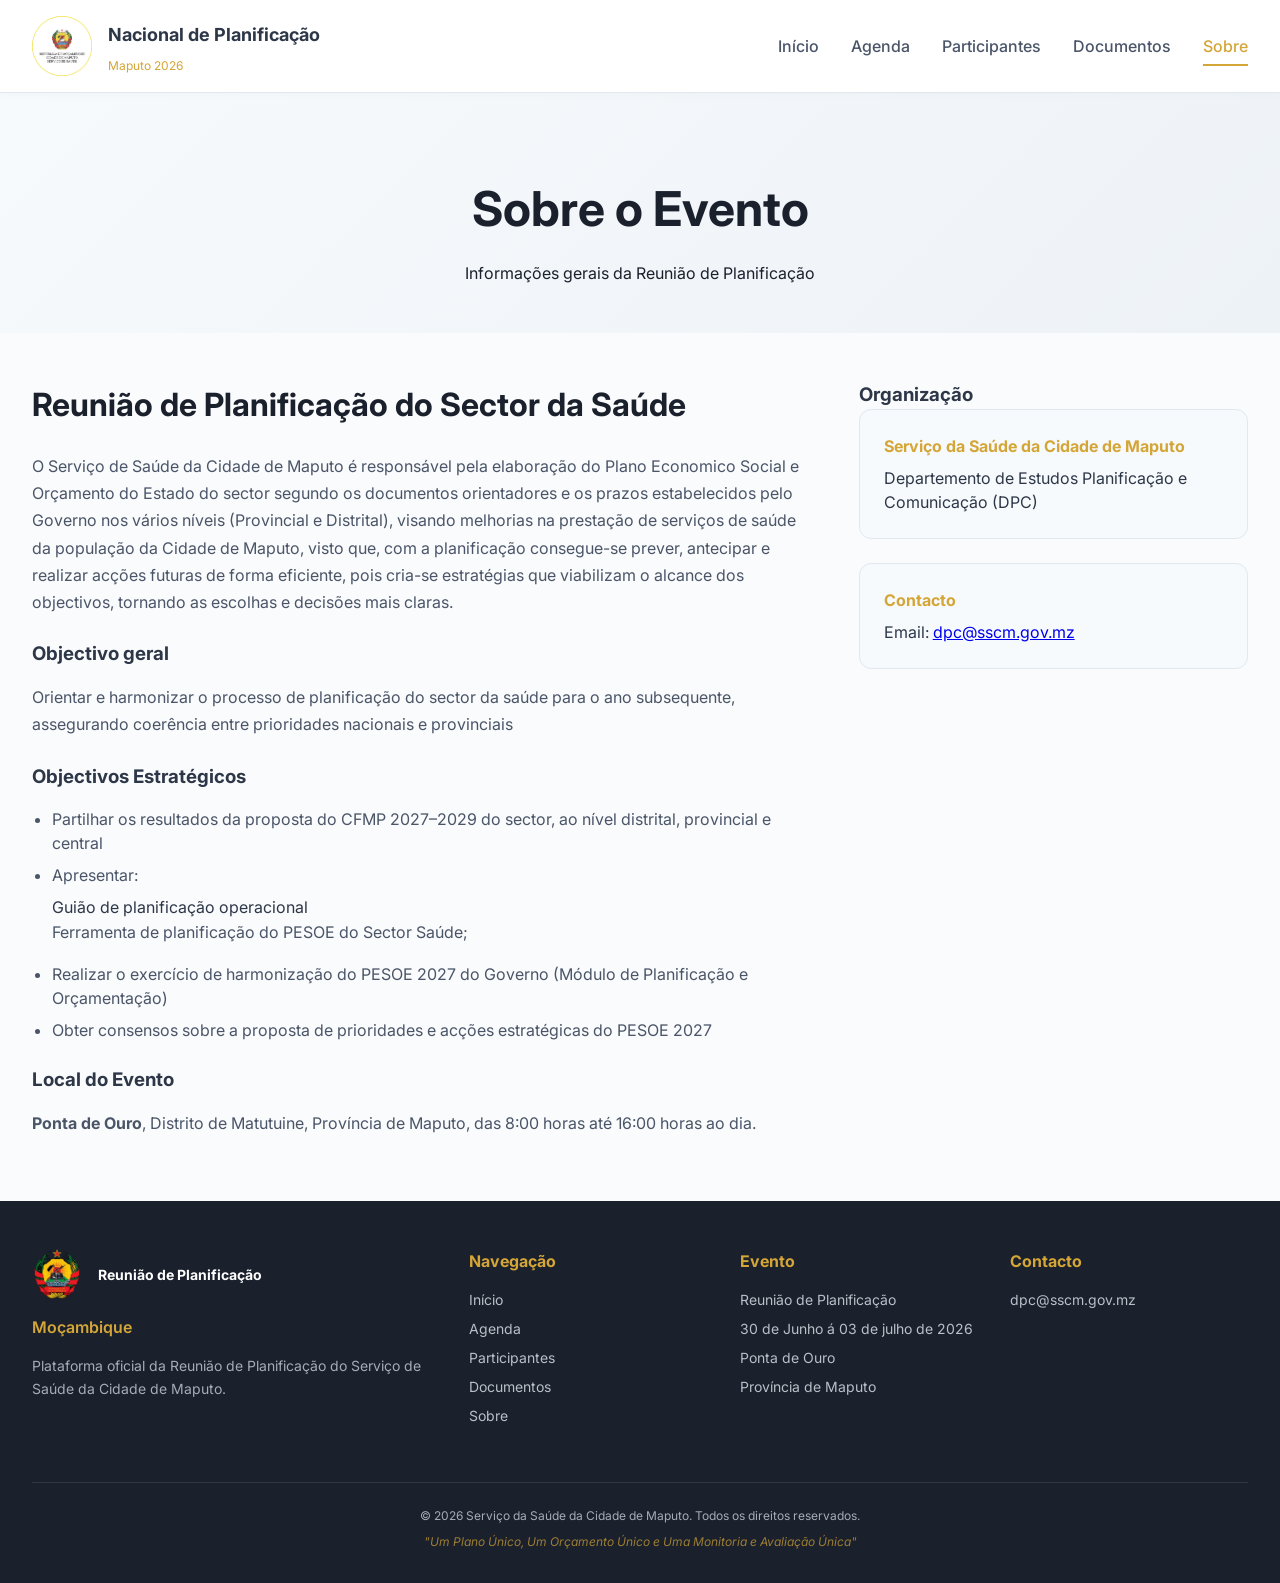
<file: sobre.html>
<!DOCTYPE html>
<html lang="pt-MZ">
<head>
    <meta charset="UTF-8">
    <meta name="viewport" content="width=device-width, initial-scale=1.0">
    <title>Sobre </title>
    <link rel="stylesheet" href="style.css">
    <link href="https://fonts.googleapis.com/css2?family=Inter:wght@300;400;500;600;700;800&display=swap" rel="stylesheet">
</head>
<body>
    <header class="header">
        <div class="container">
            <div class="logo-area">
    <!-- Em vez do SVG, coloque sua imagem -->
    <div class="emblema">
        <img src="assets/images/logo.png" alt="Emblema da República de Moçambique" class="logo-img">
    </div>
    <div class="titulo-logo">
        <h1>Nacional de Planificação</h1>
        <span class="subtitulo">Maputo 2026</span>
    </div>
</div>
            <nav class="nav"><button class="mobile-menu-btn" id="mobileMenuBtn">☰</button>
                <ul class="nav-list" id="navList"><li><a href="index.html">Início</a></li><li><a href="agenda.html">Agenda</a></li><li><a href="participantes.html">Participantes</a></li><li><a href="documentos.html">Documentos</a></li><li><a href="sobre.html" class="active">Sobre</a></li></ul>
            </nav>
        </div>
    </header>

    <main>
        <section class="page-header">
            <div class="container">
                <h1>Sobre o Evento</h1>
                <p>Informações gerais da Reunião de Planificação</p>
            </div>
        </section>

        <section class="sobre-conteudo">
            <div class="container">
                <div class="sobre-grid">
                    <div class="sobre-info">
                        <h2>Reunião de Planificação do Sector da Saúde</h2>
                        <p>O Serviço de Saúde da Cidade de Maputo é responsável pela elaboração do Plano Economico Social e Orçamento do Estado do sector segundo os documentos orientadores e os prazos estabelecidos pelo Governo nos vários níveis (Provincial e Distrital), visando melhorias na prestação de serviços de saúde da população da Cidade de Maputo, visto que, com a planificação  consegue-se prever, antecipar e realizar acções futuras de forma eficiente, pois cria-se estratégias que viabilizam o alcance dos objectivos, tornando as escolhas e decisões mais claras.</p>
                        <h3>Objectivo geral</h3>
                        <p>Orientar e harmonizar o processo de planificação do sector da saúde para o ano subsequente, assegurando coerência entre prioridades nacionais e provinciais</p>
                        <h3>Objectivos Estratégicos</h3>
                        <ul>
                            <li>Partilhar os resultados da proposta do CFMP 2027–2029 do sector, ao nível distrital, provincial e central</li>
                            <li>Apresentar: </li>
                              Guião de planificação operacional


                              <p>Ferramenta de planificação do PESOE do Sector Saúde;</p>
                            <li>Realizar o exercício de harmonização do PESOE 2027 do Governo (Módulo de Planificação e Orçamentação)</li>
                            <li>Obter consensos sobre a proposta de prioridades e acções estratégicas do PESOE 2027</li>
                        </ul>
                        <h3>Local do Evento</h3>
                        <p><strong>Ponta de Ouro</strong>, Distrito de Matutuine, Província de Maputo, das 8:00 horas até 16:00 horas ao dia.</p>
                        </div>
                    <div class="sobre-organizacao">
                        <h3>Organização</h3>
                        <div class="org-card">
                            <h4>Serviço da Saúde da Cidade de Maputo</h4>
                            <p>Departemento de Estudos Planificação e Comunicação (DPC)</p>
                        </div>
                        <div class="org-card">
                            <h4>Contacto</h4>
                            <p>Email: <a href="mailto:dpc@sscm.gov.mz">dpc@sscm.gov.mz</a></p>
                        </div>
                    </div>
                </div>
            </div>
        </section>
    </main>

       <footer class="footer">
    <div class="container">
        <div class="footer-content">
            <div class="footer-info">
                <div class="footer-logo">
                    <!-- Apenas sua imagem, sem o SVG -->
                    <img src="assets/images/logos.png" alt="Emblema da República de Moçambique" class="logo-footer">
                    <div>
                      <h3>Reunião de Planificação</h3>
                    </div>
                </div>
                <p class="footer-pais">Moçambique</p>
                <p class="footer-desc">Plataforma oficial da  Reunião de Planificação do Serviço de Saúde da Cidade de Maputo.</p>
            </div>
            <div class="footer-links">
                <div>
                    <h4>Navegação</h4>
                    <ul>
                        <li><a href="index.html">Início</a></li>
                        <li><a href="agenda.html">Agenda</a></li>
                        <li><a href="participantes.html">Participantes</a></li>
                        <li><a href="documentos.html">Documentos</a></li>
                        <li><a href="sobre.html">Sobre</a></li>
                    </ul>
                </div>
                <div>
                    <h4>Evento</h4>
                    <ul>
                        <li>Reunião de Planificação</li>
                        <li>30 de Junho á 03 de julho de  2026</li>
                        <li>Ponta de Ouro</li>
                        <li>Província de Maputo</li>
                    </ul>
                </div>
                <div>
                    <h4>Contacto</h4>
                    <ul>
                        <li><a href="mailto:dci@misau.gov.mz">dpc@sscm.gov.mz</a></li>
                    </ul>
                </div>
            </div>
        </div>
        <div class="footer-bottom">
            <p>© 2026 Serviço da Saúde da Cidade  de Maputo. Todos os direitos reservados.</p>
            <p class="lema-footer">"Um Plano Único, Um Orçamento Único e Uma Monitoria e Avaliação Única"</p>
        </div>
    </div>
</footer>
    <script src="script.js"></script>
</body>
</html>
</file>
<file: style.css>
* {
    margin: 0;
    padding: 0;
    box-sizing: border-box;
}

body {
    font-family: 'Inter', -apple-system, BlinkMacSystemFont, 'Segoe UI', sans-serif;
    line-height: 1.5;
    color: #2d3748;
    background-color: #fafbfc;
}

.container {
    max-width: 1280px;
    margin: 0 auto;
    padding: 0 32px;
}

/* Header */
.header {
    background: #ffffff;
    color: #2d3748;
    padding: 16px 0;
    position: sticky;
    top: 0;
    z-index: 1000;
    border-bottom: 1px solid #e2e8f0;
    box-shadow: 0 2px 10px rgba(0,0,0,0.02);
}

.header .container {
    display: flex;
    justify-content: space-between;
    align-items: center;
    flex-wrap: wrap;
}

.logo-area {
    display: flex;
    align-items: center;
    gap: 16px;
}

.logo-img {
    width: 60px;
    height: 60px;
    object-fit: contain;
    display: block;
}

.emblema {
    display: flex;
    align-items: center;
}

.titulo-logo .pequeno {
    font-size: 10px;
    opacity: 0.7;
    color: #718096;
}

.titulo-logo h1 {
    font-size: 18px;
    font-weight: 700;
    margin: 4px 0;
    color: #2d3748;
}

.titulo-logo .subtitulo {
    font-size: 12px;
    color: #d4a537;
}

/* Navegação */
.nav-list {
    display: flex;
    list-style: none;
    gap: 32px;
}

.nav-list a {
    color: #4a5568;
    text-decoration: none;
    font-weight: 500;
    transition: all 0.3s;
    padding: 8px 0;
}

.nav-list a:hover,
.nav-list a.active {
    color: #d4a537;
    border-bottom: 2px solid #d4a537;
}

.mobile-menu-btn {
    display: none;
    background: none;
    border: none;
    color: #4a5568;
    font-size: 24px;
    cursor: pointer;
}

/* Hero Section */
.hero {
    background: linear-gradient(135deg, #f7f9fc 0%, #edf2f7 100%);
    color: #2d3748;
    padding: 80px 0;
    position: relative;
}

.hero-content {
    display: grid;
    grid-template-columns: 1fr auto;
    gap: 48px;
    align-items: center;
}

.hero-tag {
    display: inline-block;
    background: #d4a537;
    color: #ffffff;
    padding: 4px 12px;
    border-radius: 20px;
    font-size: 12px;
    font-weight: 600;
    margin-bottom: 24px;
}

.hero-texto h2 {
    font-size: 48px;
    font-weight: 800;
    margin-bottom: 8px;
    color: #1a202c;
}

.hero-texto h3 {
    font-size: 32px;
    color: #d4a537;
    margin-bottom: 24px;
}

.lema {
    font-size: 18px;
    font-style: italic;
    padding: 20px;
    background: rgba(212, 165, 55, 0.08);
    border-left: 4px solid #d4a537;
    margin-bottom: 32px;
    color: #4a5568;
}

.hero-info {
    display: flex;
    gap: 32px;
    margin-bottom: 32px;
}

.info-item {
    display: flex;
    align-items: center;
    gap: 8px;
    color: #4a5568;
}

.info-icon {
    font-size: 24px;
}

.hero-botoes {
    display: flex;
    gap: 16px;
}

.btn {
    display: inline-block;
    padding: 12px 32px;
    text-decoration: none;
    border-radius: 8px;
    font-weight: 600;
    transition: all 0.3s;
}

.btn-primary {
    background: #d4a537;
    color: #ffffff;
}

.btn-primary:hover {
    background: #c4942a;
    transform: translateY(-2px);
}

.btn-secondary {
    background: transparent;
    color: #4a5568;
    border: 2px solid #d4a537;
}

.btn-secondary:hover {
    background: #d4a537;
    color: #ffffff;
}

.card-destaque {
    background: #ffffff;
    padding: 32px;
    border-radius: 16px;
    text-align: center;
    box-shadow: 0 4px 20px rgba(0,0,0,0.05);
    border: 1px solid #e2e8f0;
}

.destaque-texto {
    font-size: 14px;
    opacity: 0.7;
    margin-bottom: 8px;
    color: #718096;
}

.destaque-cargo {
    font-size: 20px;
    font-weight: 700;
    color: #d4a537;
}

/* Contexto */
.contexto {
    padding: 80px 0;
    background: #ffffff;
}

.contexto-grid {
    display: grid;
    grid-template-columns: 1fr 1fr;
    gap: 48px;
    align-items: center;
}

.section-tag {
    display: inline-block;
    background: #d4a537;
    color: #ffffff;
    padding: 4px 12px;
    border-radius: 20px;
    font-size: 12px;
    font-weight: 600;
    margin-bottom: 16px;
}

.contexto-texto h2 {
    font-size: 32px;
    margin-bottom: 24px;
    color: #1a202c;
}

.contexto-texto p {
    color: #4a5568;
    margin-bottom: 16px;
    line-height: 1.7;
}

.contexto-texto blockquote {
    font-size: 18px;
    font-style: italic;
    color: #d4a537;
    padding: 20px;
    border-left: 4px solid #d4a537;
    background: #f7fafc;
    margin: 24px 0;
    border-radius: 8px;
}

.mapa-placeholder {
    background: #e2e8f0;
    border-radius: 16px;
    overflow: hidden;
}

/* ============================================
   RESULTADOS ESPERADOS - CORRIGIDO
   ============================================ */
/* Resultados - 5 colunas */
.resultados {
    padding: 80px 0;
    background: #f7fafc;
}

.section-header {
    text-align: center;
    margin-bottom: 48px;
}

.section-header .section-tag {
    display: inline-block;
    background: #d4a537;
    color: #ffffff;
    padding: 4px 16px;
    border-radius: 20px;
    font-size: 14px;
    font-weight: 600;
    margin-bottom: 16px;
}

.section-header h2 {
    font-size: 36px;
    color: #1a202c;
    margin: 0;
}

.resultados-grid {
    display: grid;
    grid-template-columns: repeat(5, 1fr);  /* 5 colunas */
    gap: 20px;
    max-width: 100%;
    margin: 0 auto;
    padding: 0 20px;
}

.resultado-card {
    background: white;
    padding: 30px 20px;
    border-radius: 16px;
    text-align: center;
    box-shadow: 0 4px 12px rgba(0,0,0,0.05);
    border: 1px solid #e2e8f0;
    transition: all 0.3s ease;
}

.resultado-card:hover {
    transform: translateY(-5px);
    box-shadow: 0 10px 30px rgba(0,0,0,0.1);
    border-color: #d4a537;
}

.resultado-numero {
    font-size: 40px;
    font-weight: 800;
    color: #d4a537;
    background: #fef3c7;
    width: 70px;
    height: 70px;
    line-height: 70px;
    border-radius: 50%;
    margin: 0 auto 16px auto;
    text-align: center;
    display: block;
}

.resultado-card h3 {
    font-size: 14px;
    color: #2d3748;
    line-height: 1.4;
    margin: 0;
    font-weight: 500;
}

/* Responsivo */
@media (max-width: 1200px) {
    .resultados-grid {
        grid-template-columns: repeat(3, 1fr);
    }
}

@media (max-width: 768px) {
    .resultados-grid {
        grid-template-columns: repeat(2, 1fr);
        gap: 15px;
        padding: 0 10px;
    }
    
    .resultado-numero {
        width: 60px;
        height: 60px;
        line-height: 60px;
        font-size: 32px;
    }
    
    .resultado-card h3 {
        font-size: 12px;
    }
}

@media (max-width: 480px) {
    .resultados-grid {
        grid-template-columns: 1fr;
    }
}

/* Programa Resumo */
.programa-resumo {
    padding: 80px 0;
    background: #ffffff;
}

.dias-programa {
    display: grid;
    grid-template-columns: repeat(auto-fit, minmax(400px, 1fr));
    gap: 32px;
}

.dia-card {
    background: #f7fafc;
    border-radius: 16px;
    overflow: hidden;
    border: 1px solid #e2e8f0;
}

.dia-header {
    background: #ffffff;
    padding: 20px;
    text-align: center;
    border-bottom: 1px solid #e2e8f0;
}

.dia-semana {
    display: block;
    font-size: 14px;
    color: #d4a537;
    font-weight: 600;
}

.dia-data {
    display: block;
    font-size: 20px;
    font-weight: 700;
    margin: 8px 0;
    color: #1a202c;
}

.dia-eventos {
    display: inline-block;
    background: #d4a537;
    color: #ffffff;
    padding: 4px 12px;
    border-radius: 20px;
    font-size: 12px;
}

.eventos-lista {
    padding: 20px;
}

.evento-item {
    display: flex;
    gap: 16px;
    padding: 16px;
    border-bottom: 1px solid #e2e8f0;
}

.evento-item time {
    min-width: 90px;
    font-size: 12px;
    font-weight: 600;
    color: #d4a537;
}

.evento-info h4 {
    font-size: 14px;
    margin-bottom: 4px;
    color: #2d3748;
}

.evento-info p {
    font-size: 12px;
    color: #718096;
}

.evento-tipo {
    display: inline-block;
    padding: 2px 8px;
    border-radius: 4px;
    font-size: 10px;
    font-weight: 600;
    margin-bottom: 8px;
}

.evento-tipo.logistica { background: #cbd5e0; color: #2d3748; }
.evento-tipo.abertura { background: #d4a537; color: #ffffff; }
.evento-tipo.plenaria { background: #9b59b6; color: #ffffff; }
.evento-tipo.discussao { background: #48bb78; color: #ffffff; }
.evento-tipo.grupo { background: #ed8936; color: #ffffff; }

.evento-item.destaque {
    background: rgba(212, 165, 55, 0.05);
    border-radius: 8px;
}

.ver-todos {
    display: block;
    text-align: center;
    padding: 16px;
    background: #ffffff;
    color: #d4a537;
    text-decoration: none;
    font-weight: 600;
    transition: all 0.3s;
    border-top: 1px solid #e2e8f0;
}

.ver-todos:hover {
    background: #d4a537;
    color: #ffffff;
}

/* Destaques */
.destaques {
    padding: 80px 0;
    background: #f7fafc;
}

.destaques-grid {
    display: grid;
    grid-template-columns: repeat(auto-fit, minmax(200px, 1fr));
    gap: 24px;
}

.destaque-card {
    background: #ffffff;
    padding: 24px;
    border-radius: 12px;
    text-align: center;
    transition: all 0.4s ease;
    border: 1px solid #e2e8f0;
}

.destaque-card:hover {
    transform: translateY(-3px);
    box-shadow: 0 8px 25px rgba(0,0,0,0.08);
    border-color: #d4a537;
}

.destaque-dia {
    display: inline-block;
    background: #d4a537;
    color: #ffffff;
    padding: 4px 12px;
    border-radius: 20px;
    font-size: 11px;
    font-weight: 600;
    margin-bottom: 12px;
}

.destaque-card h4 {
    font-size: 14px;
    margin-bottom: 8px;
    color: #2d3748;
}

.destaque-card time {
    font-size: 12px;
    color: #d4a537;
    font-weight: 600;
}

/* Acesso Rápido */
.acesso-rapido {
    padding: 0 0 80px 0;
    background: #ffffff;
}

.acesso-grid {
    display: grid;
    grid-template-columns: repeat(auto-fit, minmax(240px, 1fr));
    gap: 24px;
}

.acesso-card {
    background: #f7fafc;
    padding: 32px;
    border-radius: 16px;
    text-align: center;
    text-decoration: none;
    color: #2d3748;
    transition: all 0.4s ease;
    border: 1px solid #e2e8f0;
}

.acesso-card:hover {
    transform: translateY(-5px);
    box-shadow: 0 10px 30px rgba(0,0,0,0.08);
    border-color: #d4a537;
}

.acesso-icon {
    font-size: 48px;
    display: block;
    margin-bottom: 16px;
}

.acesso-card h3 {
    font-size: 20px;
    margin-bottom: 8px;
    color: #1a202c;
}

.acesso-card p {
    font-size: 14px;
    color: #718096;
}

/* Footer */
.footer {
    background: #1a202c;
    color: #e2e8f0;
    padding: 48px 0 24px;
}

.footer-content {
    display: grid;
    grid-template-columns: 1fr 2fr;
    gap: 48px;
    margin-bottom: 48px;
}

.footer-logo {
    display: flex;
    align-items: center;
    gap: 16px;
    margin-bottom: 16px;
}

.logo-footer {
    width: 50px;
    height: 50px;
    object-fit: contain;
    display: block;
}

.footer-logo p {
    font-size: 11px;
    opacity: 0.7;
}

.footer-logo h3 {
    font-size: 14px;
    color: #ffffff;
}

.footer-pais {
    color: #d4a537;
    font-weight: 600;
    margin-bottom: 16px;
}

.footer-desc {
    font-size: 14px;
    opacity: 0.7;
    line-height: 1.6;
}

.footer-links {
    display: grid;
    grid-template-columns: repeat(3, 1fr);
    gap: 32px;
}

.footer-links h4 {
    margin-bottom: 16px;
    color: #d4a537;
}

.footer-links ul {
    list-style: none;
}

.footer-links li {
    margin-bottom: 8px;
    font-size: 14px;
    opacity: 0.8;
}

.footer-links a {
    color: #e2e8f0;
    text-decoration: none;
}

.footer-links a:hover {
    color: #d4a537;
}

.footer-bottom {
    text-align: center;
    padding-top: 24px;
    border-top: 1px solid rgba(255,255,255,0.1);
}

.footer-bottom p {
    font-size: 12px;
    opacity: 0.7;
    margin-bottom: 8px;
}

.lema-footer {
    color: #d4a537;
    font-style: italic;
}

/* Páginas internas */
.page-header {
    background: linear-gradient(135deg, #f7fafc 0%, #edf2f7 100%);
    color: #1a202c;
    padding: 80px 0 48px;
    text-align: center;
}

.page-header h1 {
    font-size: 48px;
    margin-bottom: 16px;
}

/* Agenda Completa */
.agenda-tabs {
    display: flex;
    gap: 16px;
    margin-bottom: 32px;
    border-bottom: 2px solid #e2e8f0;
}

.tab-btn {
    background: none;
    border: none;
    padding: 12px 24px;
    font-size: 16px;
    font-weight: 600;
    cursor: pointer;
    color: #718096;
    transition: all 0.3s;
}

.tab-btn.active {
    color: #d4a537;
    border-bottom: 2px solid #d4a537;
}

.agenda-dia {
    display: none;
}

.agenda-dia.active {
    display: block;
}

.dia-resumo {
    background: #f7fafc;
    padding: 20px;
    border-radius: 12px;
    margin-bottom: 20px;
}

.dia-resumo h3 {
    color: #1a202c;
    margin-bottom: 8px;
}

.evento-completo {
    display: flex;
    gap: 24px;
    padding: 20px;
    border-bottom: 1px solid #e2e8f0;
    transition: background 0.3s;
}

.evento-completo:hover {
    background: #f7fafc;
}

.evento-completo time {
    min-width: 100px;
    font-weight: 600;
    color: #d4a537;
}

.evento-detalhes {
    flex: 1;
}

.local {
    font-size: 11px;
    color: #a0aec0;
    margin-top: 6px;
    display: block;
}

.categoria {
    display: inline-block;
    padding: 2px 8px;
    border-radius: 4px;
    font-size: 10px;
    font-weight: 600;
    margin-bottom: 8px;
}

.categoria.logistica { background: #cbd5e0; color: #2d3748; }
.categoria.plenaria { background: #9b59b6; color: white; }
.categoria.discussao { background: #48bb78; color: white; }
.categoria.abertura { background: #d4a537; color: white; }
.categoria.grupo { background: #ed8936; color: white; }
.categoria.social { background: #e84393; color: white; }

.evento-completo.destaque {
    background: rgba(212, 165, 55, 0.05);
}

/* Animações de Scroll */
.fade-up {
    opacity: 0;
    transform: translateY(30px);
    transition: all 0.8s cubic-bezier(0.4, 0, 0.2, 1);
}

.fade-up.visible {
    opacity: 1;
    transform: translateY(0);
}

.fade-left {
    opacity: 0;
    transform: translateX(-30px);
    transition: all 0.8s cubic-bezier(0.4, 0, 0.2, 1);
}

.fade-left.visible {
    opacity: 1;
    transform: translateX(0);
}

.fade-right {
    opacity: 0;
    transform: translateX(30px);
    transition: all 0.8s cubic-bezier(0.4, 0, 0.2, 1);
}

.fade-right.visible {
    opacity: 1;
    transform: translateX(0);
}

.scale-up {
    opacity: 0;
    transform: scale(0.95);
    transition: all 0.6s cubic-bezier(0.4, 0, 0.2, 1);
}

.scale-up.visible {
    opacity: 1;
    transform: scale(1);
}

/* Delay classes */
.delay-1 { transition-delay: 0.1s; }
.delay-2 { transition-delay: 0.2s; }
.delay-3 { transition-delay: 0.3s; }
.delay-4 { transition-delay: 0.4s; }
.delay-5 { transition-delay: 0.5s; }

/* Participantes */
.participantes-grid {
    display: grid;
    grid-template-columns: repeat(auto-fit, minmax(280px, 1fr));
    gap: 32px;
    margin-bottom: 48px;
}

.participante-card {
    text-align: center;
    padding: 32px;
    background: #ffffff;
    border-radius: 16px;
    border: 1px solid #e2e8f0;
}

.participante-foto {
    width: 120px;
    height: 120px;
    background: #e2e8f0;
    border-radius: 50%;
    margin: 0 auto 20px;
    border: 3px solid #d4a537;
}

.participante-card h3 {
    margin-bottom: 8px;
    color: #1a202c;
}

.participante-card .cargo {
    display: inline-block;
    background: #d4a537;
    color: #ffffff;
    padding: 4px 12px;
    border-radius: 20px;
    font-size: 12px;
    font-weight: 600;
    margin-top: 12px;
}

.lista-participantes ul {
    list-style: none;
    display: grid;
    grid-template-columns: repeat(auto-fit, minmax(200px, 1fr));
    gap: 16px;
}

.lista-participantes li {
    padding: 12px;
    background: #ffffff;
    border-radius: 8px;
    text-align: center;
    border: 1px solid #e2e8f0;
}

/* Documentos */
.documentos-grid {
    display: grid;
    grid-template-columns: repeat(auto-fit, minmax(280px, 1fr));
    gap: 32px;
    padding: 48px 0;
}

.documento-card {
    background: #ffffff;
    padding: 32px;
    border-radius: 16px;
    text-align: center;
    transition: all 0.4s ease;
    border: 1px solid #e2e8f0;
}

.documento-card:hover {
    transform: translateY(-5px);
    box-shadow: 0 10px 30px rgba(0,0,0,0.08);
    border-color: #d4a537;
}

.documento-icon {
    font-size: 48px;
    display: block;
    margin-bottom: 16px;
}

.documento-card h3 {
    margin-bottom: 12px;
    color: #1a202c;
}

.documento-card p {
    font-size: 14px;
    color: #718096;
    margin-bottom: 20px;
}

.btn-download {
    display: inline-block;
    background: #d4a537;
    color: #ffffff;
    padding: 10px 20px;
    text-decoration: none;
    border-radius: 8px;
    font-weight: 600;
    font-size: 14px;
    transition: background 0.3s;
    border: none;
    cursor: pointer;
}

.btn-download:hover {
    background: #c4942a;
}

/* Sobre */
.sobre-grid {
    display: grid;
    grid-template-columns: 2fr 1fr;
    gap: 48px;
    padding: 48px 0;
}

.sobre-info h2 {
    font-size: 32px;
    margin-bottom: 24px;
    color: #1a202c;
}

.sobre-info h3 {
    margin: 24px 0 16px;
    color: #2d3748;
}

.sobre-info p {
    color: #4a5568;
    line-height: 1.7;
    margin-bottom: 16px;
}

.sobre-info ul {
    padding-left: 20px;
    margin-bottom: 24px;
}

.sobre-info li {
    margin-bottom: 8px;
    color: #4a5568;
}

.org-card {
    background: #f7fafc;
    padding: 24px;
    border-radius: 12px;
    margin-bottom: 24px;
    border: 1px solid #e2e8f0;
}

.org-card h4 {
    color: #d4a537;
    margin-bottom: 8px;
}

/* Lista de Documentos */
.documentos-download {
    padding: 60px 0;
    background: #f7fafc;
}

.lista-documentos {
    background: #ffffff;
    border-radius: 16px;
    overflow: hidden;
    border: 1px solid #e2e8f0;
    box-shadow: 0 2px 8px rgba(0,0,0,0.04);
}

.documento-item {
    display: flex;
    align-items: center;
    justify-content: space-between;
    padding: 20px 24px;
    border-bottom: 1px solid #e2e8f0;
    transition: all 0.3s ease;
}

.documento-item:last-child {
    border-bottom: none;
}

.documento-item:hover {
    background: #f7fafc;
    transform: translateX(5px);
}

.documento-info {
    display: flex;
    align-items: center;
    gap: 18px;
    flex: 1;
}

.documento-info h4 {
    margin: 0 0 6px 0;
    color: #1a202c;
    font-size: 18px;
    font-weight: 600;
}

.documento-info p {
    margin: 0 0 4px 0;
    font-size: 14px;
    color: #4a5568;
}

.file-size {
    font-size: 11px;
    color: #a0aec0;
}

.file-badge {
    display: inline-block;
    padding: 2px 8px;
    border-radius: 4px;
    font-size: 10px;
    font-weight: 600;
    margin-left: 8px;
}

.file-badge.pdf { background: #e53e3e; color: white; }
.file-badge.docx { background: #3182ce; color: white; }
.file-badge.xlsx { background: #38a169; color: white; }
.file-badge.ppt { background: #ed8936; color: white; }

/* Responsivo */
@media (max-width: 768px) {
    .container {
        padding: 0 20px;
    }
    
    .mobile-menu-btn {
        display: block;
    }
    
    .nav-list {
        display: none;
        position: absolute;
        top: 100%;
        left: 0;
        right: 0;
        background: #ffffff;
        flex-direction: column;
        padding: 20px;
        gap: 16px;
        text-align: center;
        box-shadow: 0 10px 20px rgba(0,0,0,0.05);
    }
    
    .nav-list.active {
        display: flex;
    }
    
    .hero-content {
        grid-template-columns: 1fr;
    }
    
    .hero-texto h2 {
        font-size: 32px;
    }
    
    .hero-texto h3 {
        font-size: 24px;
    }
    
    .contexto-grid {
        grid-template-columns: 1fr;
    }
    
    .footer-content {
        grid-template-columns: 1fr;
        gap: 32px;
    }
    
    .footer-links {
        grid-template-columns: 1fr;
        gap: 24px;
    }
    
    .dias-programa {
        grid-template-columns: 1fr;
    }
    
    .sobre-grid {
        grid-template-columns: 1fr;
    }
    
    .evento-completo {
        flex-direction: column;
        gap: 8px;
    }
    
    .evento-completo time {
        min-width: auto;
    }
    
    .documento-item {
        flex-direction: column;
        align-items: flex-start;
        gap: 15px;
    }
    
    .documento-info {
        width: 100%;
    }
    
    .btn-download {
        width: 100%;
        justify-content: center;
    }
    
    .agenda-tabs {
        flex-wrap: wrap;
    }
    
    .tab-btn {
        padding: 8px 16px;
        font-size: 14px;
    }
    
    .resultados-grid {
        grid-template-columns: 1fr;
        gap: 20px;
    }
    
    .resultado-numero {
        width: 70px !important;
        height: 70px !important;
        line-height: 70px !important;
        font-size: 36px !important;
    }
}

@media (max-width: 1024px) and (min-width: 769px) {
    .resultados-grid {
        grid-template-columns: repeat(2, 1fr);
        gap: 25px;
    }
}
</file>
